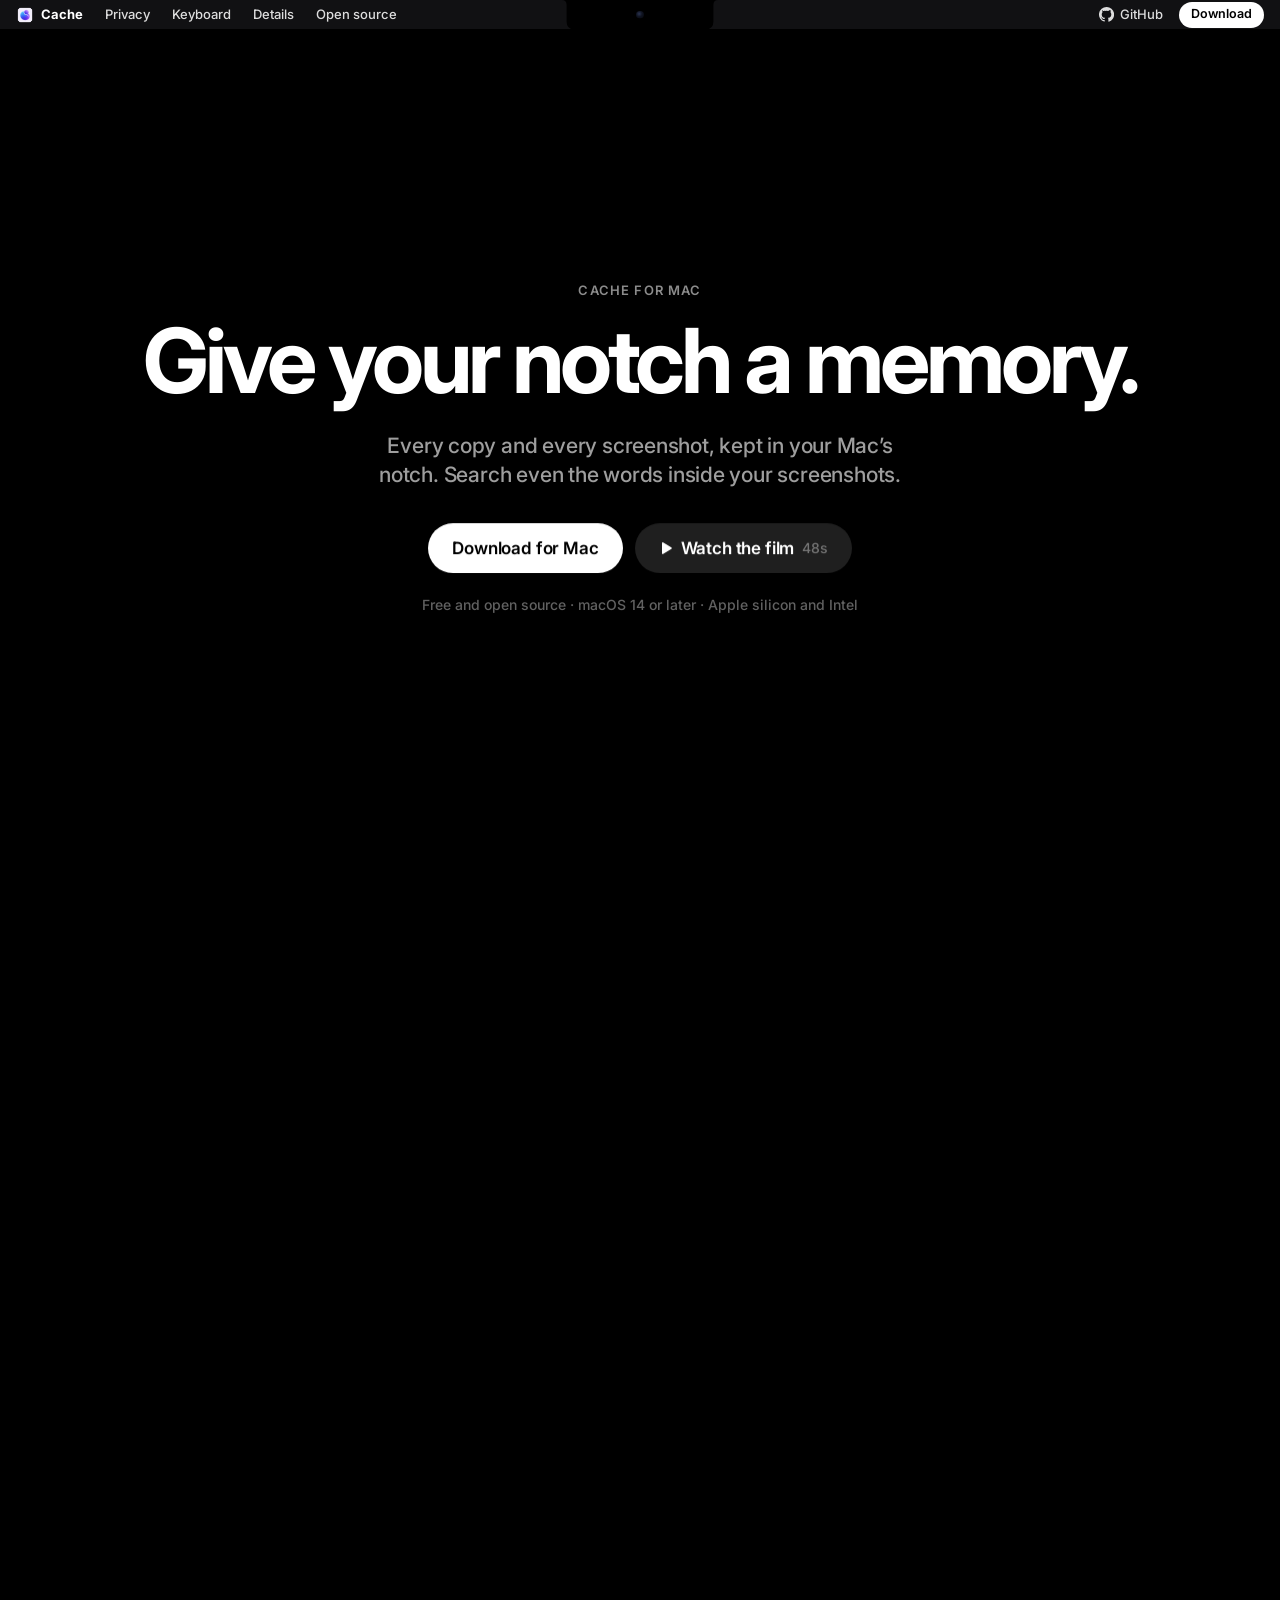
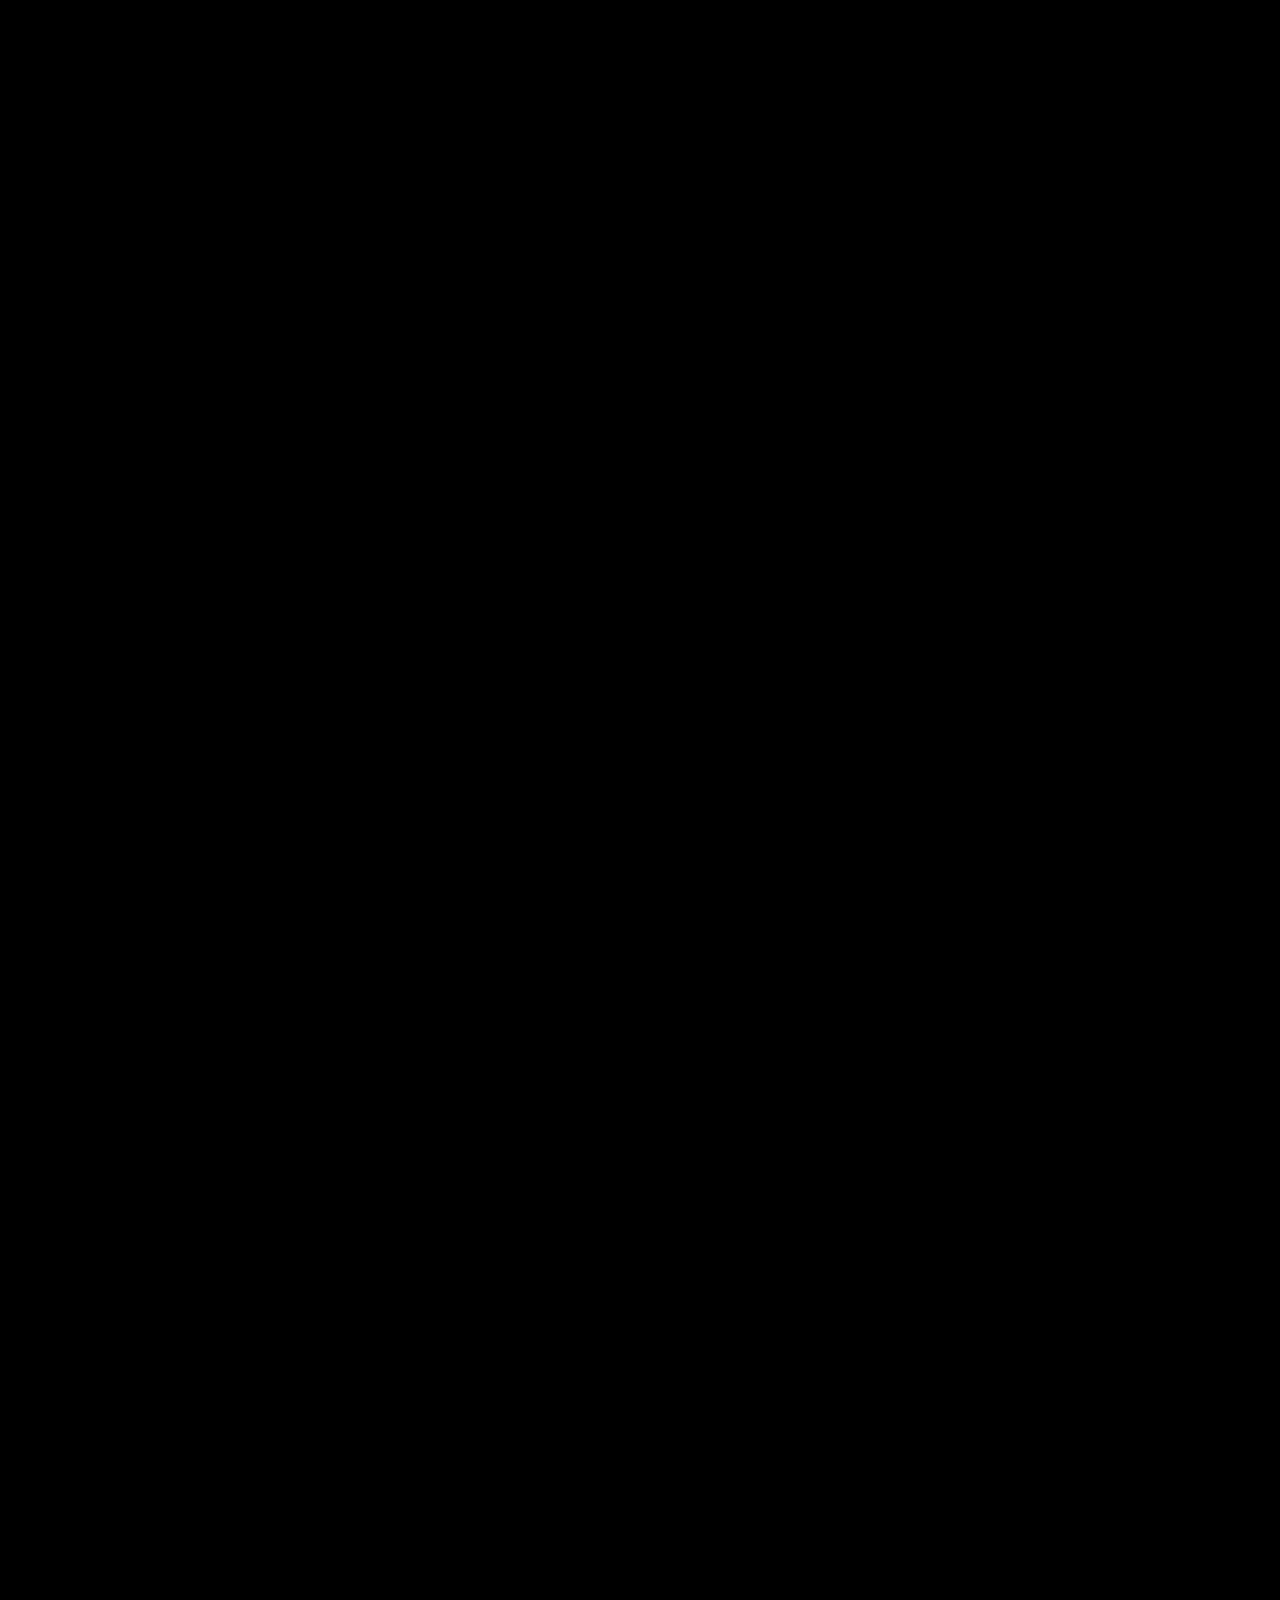
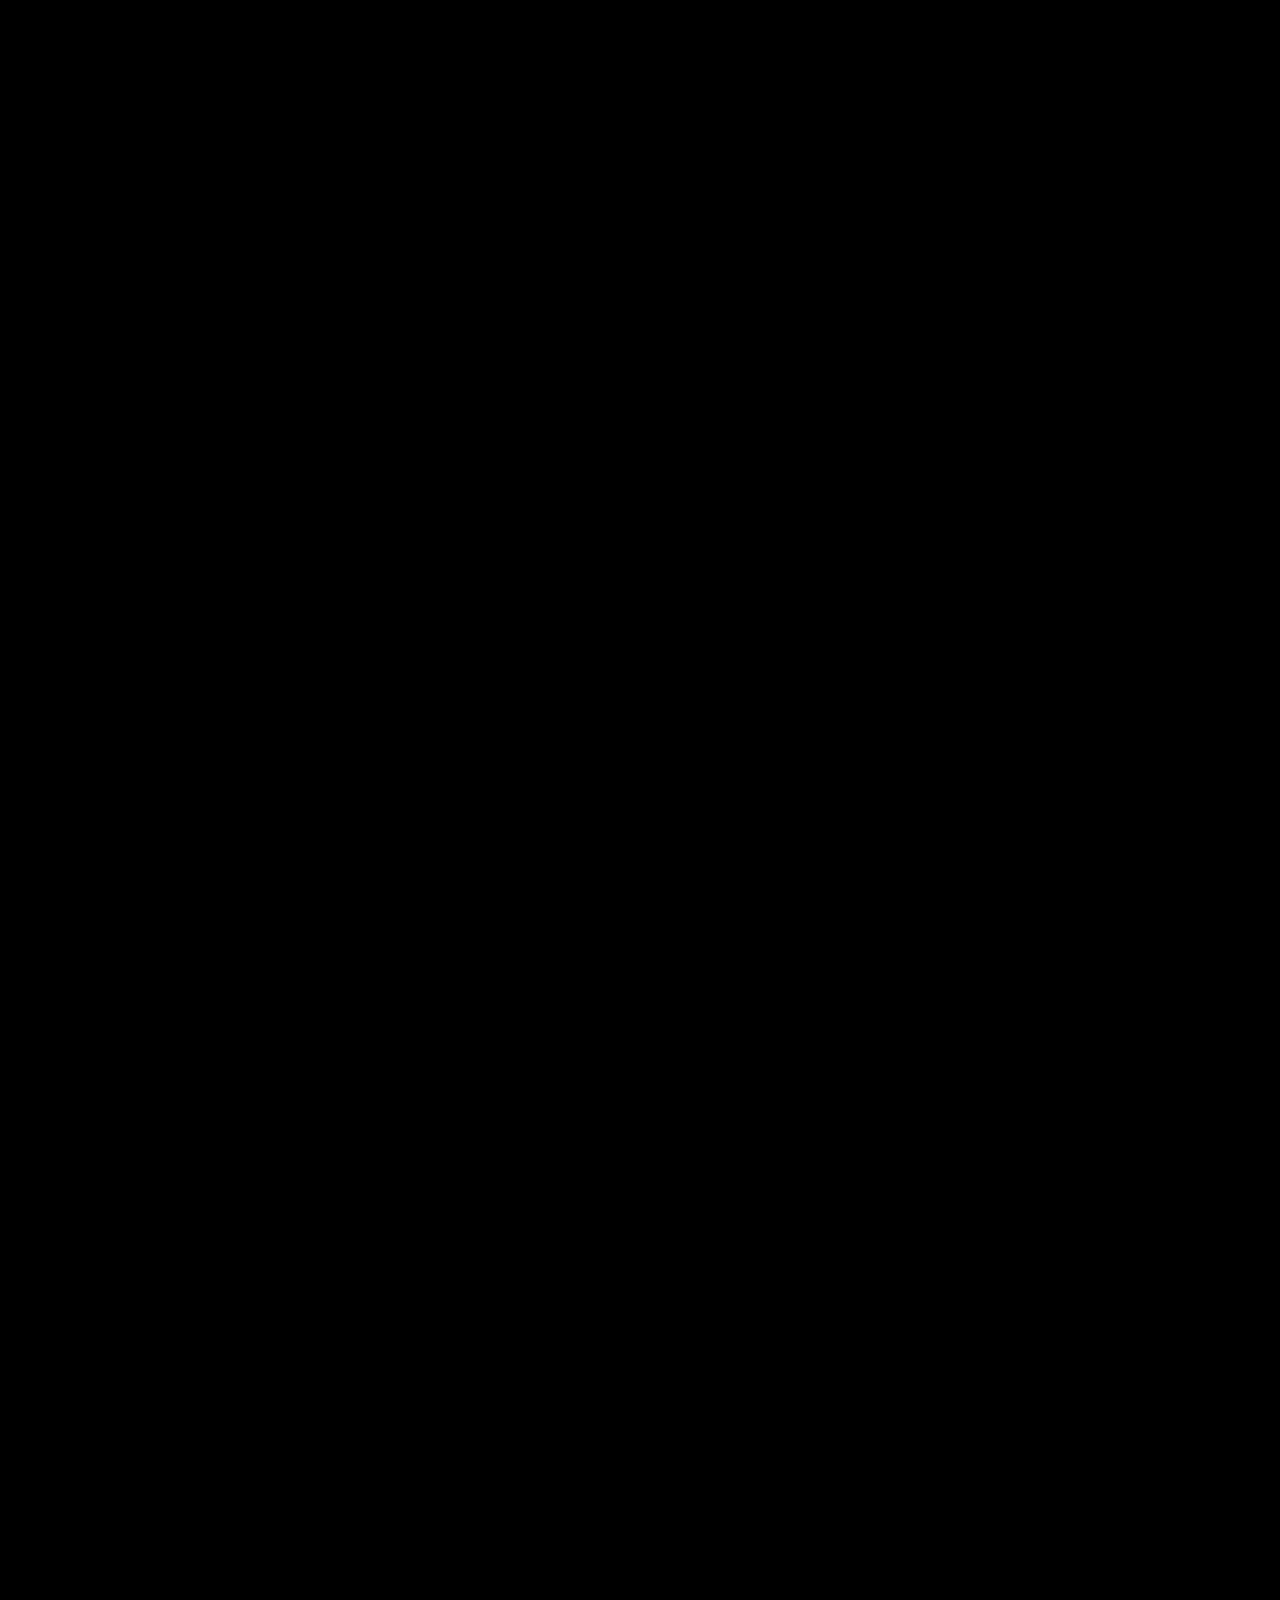
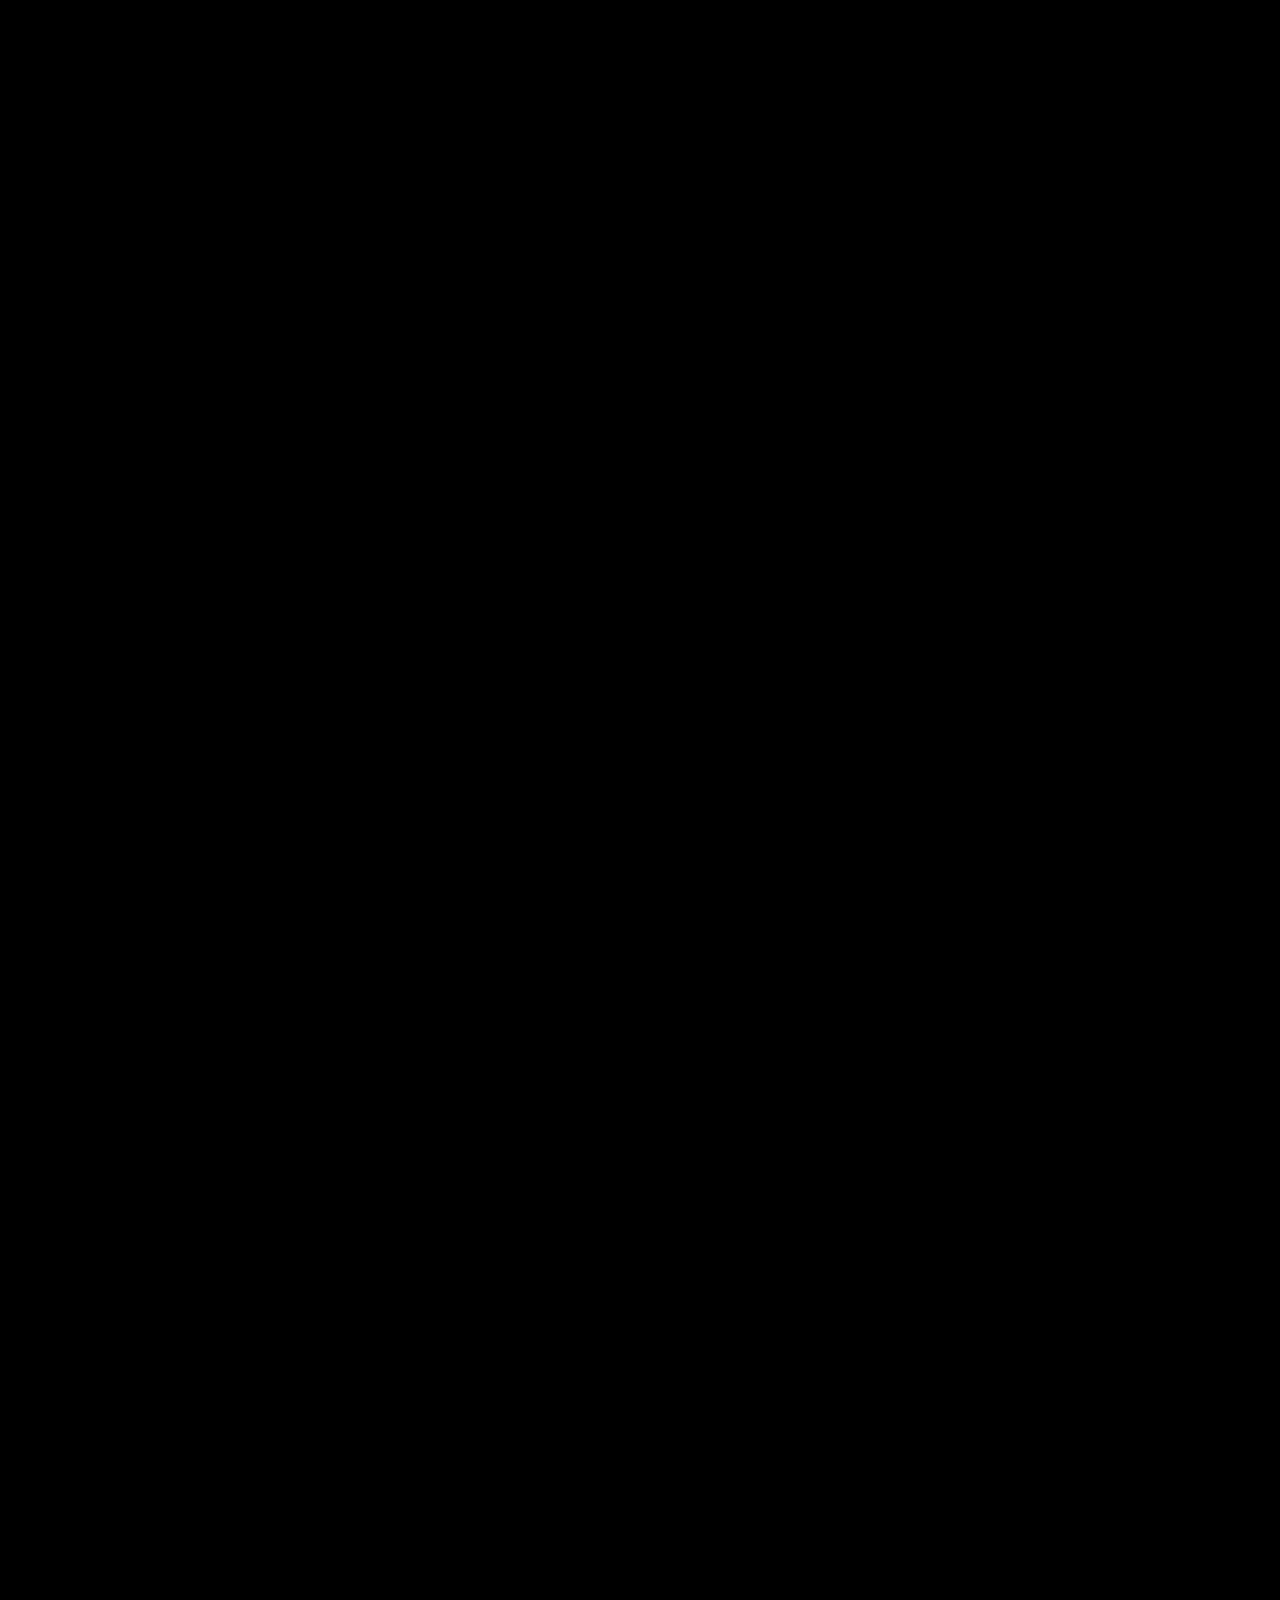
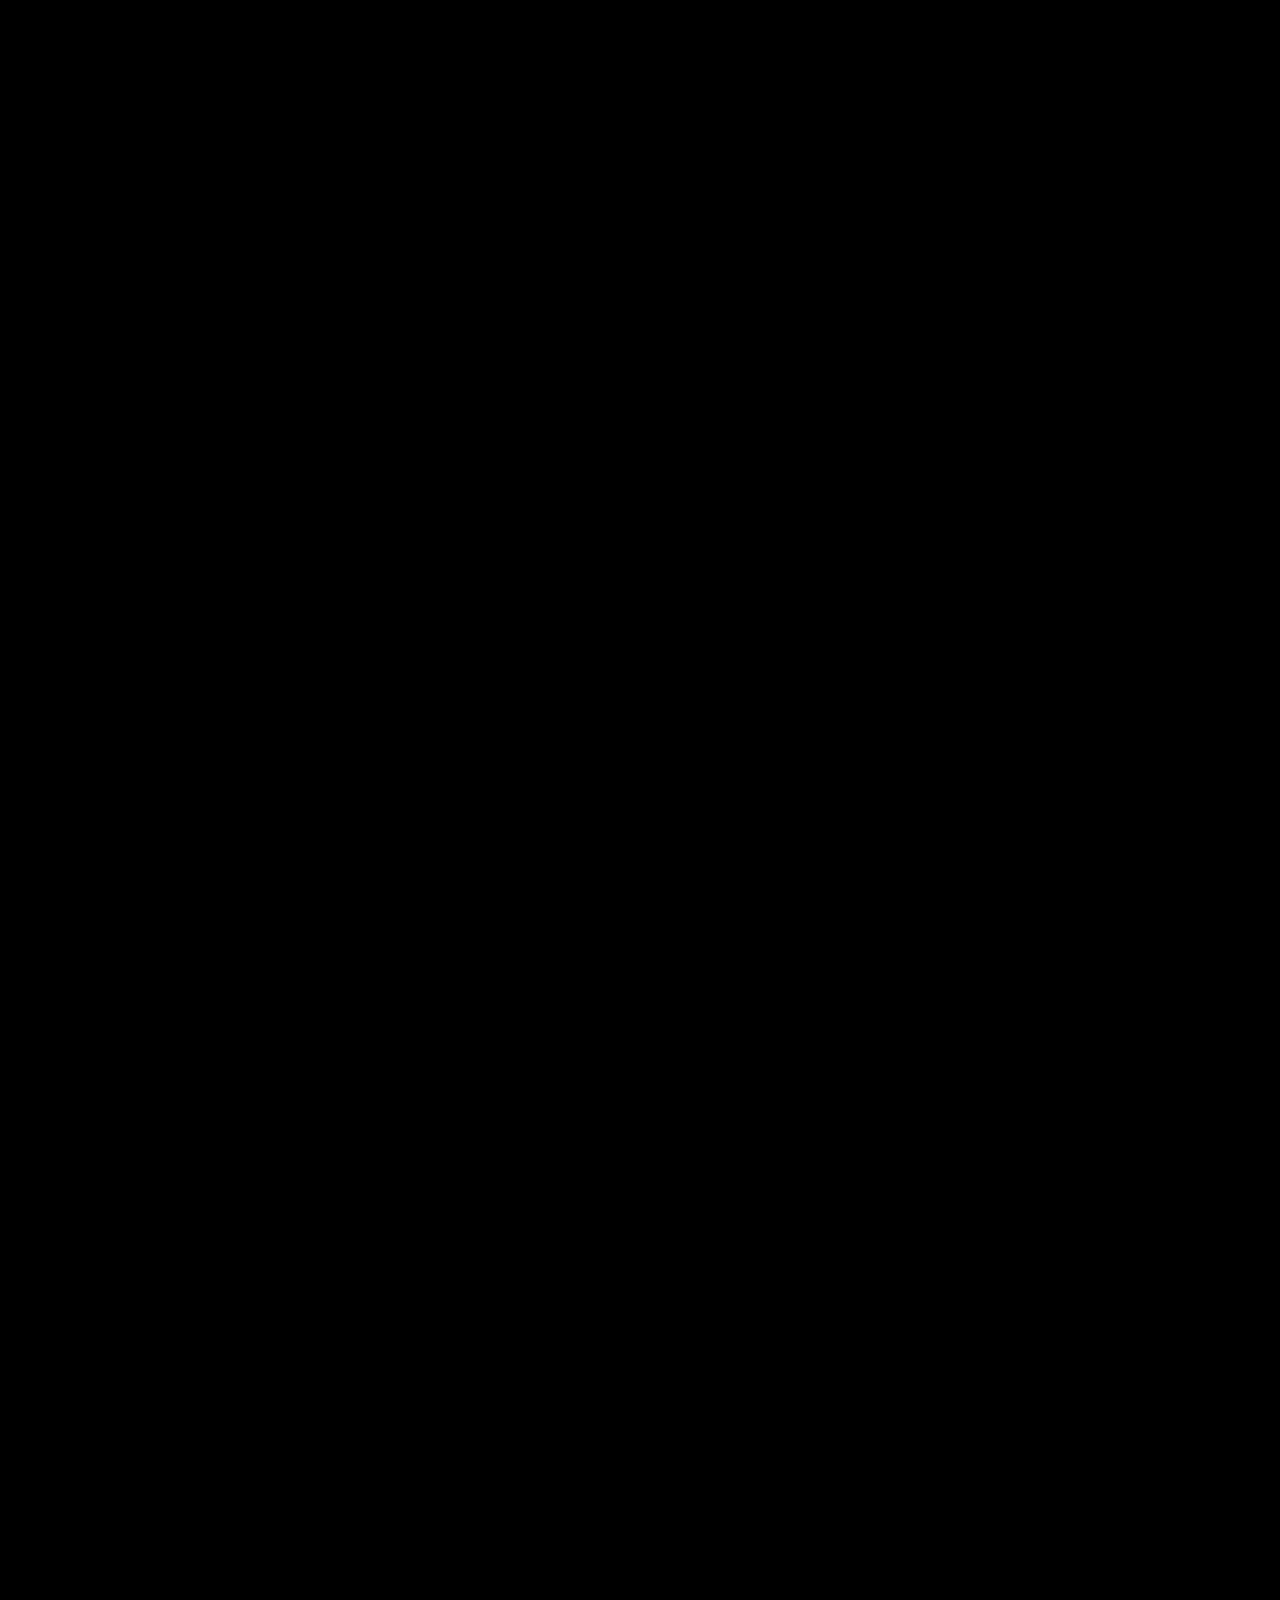
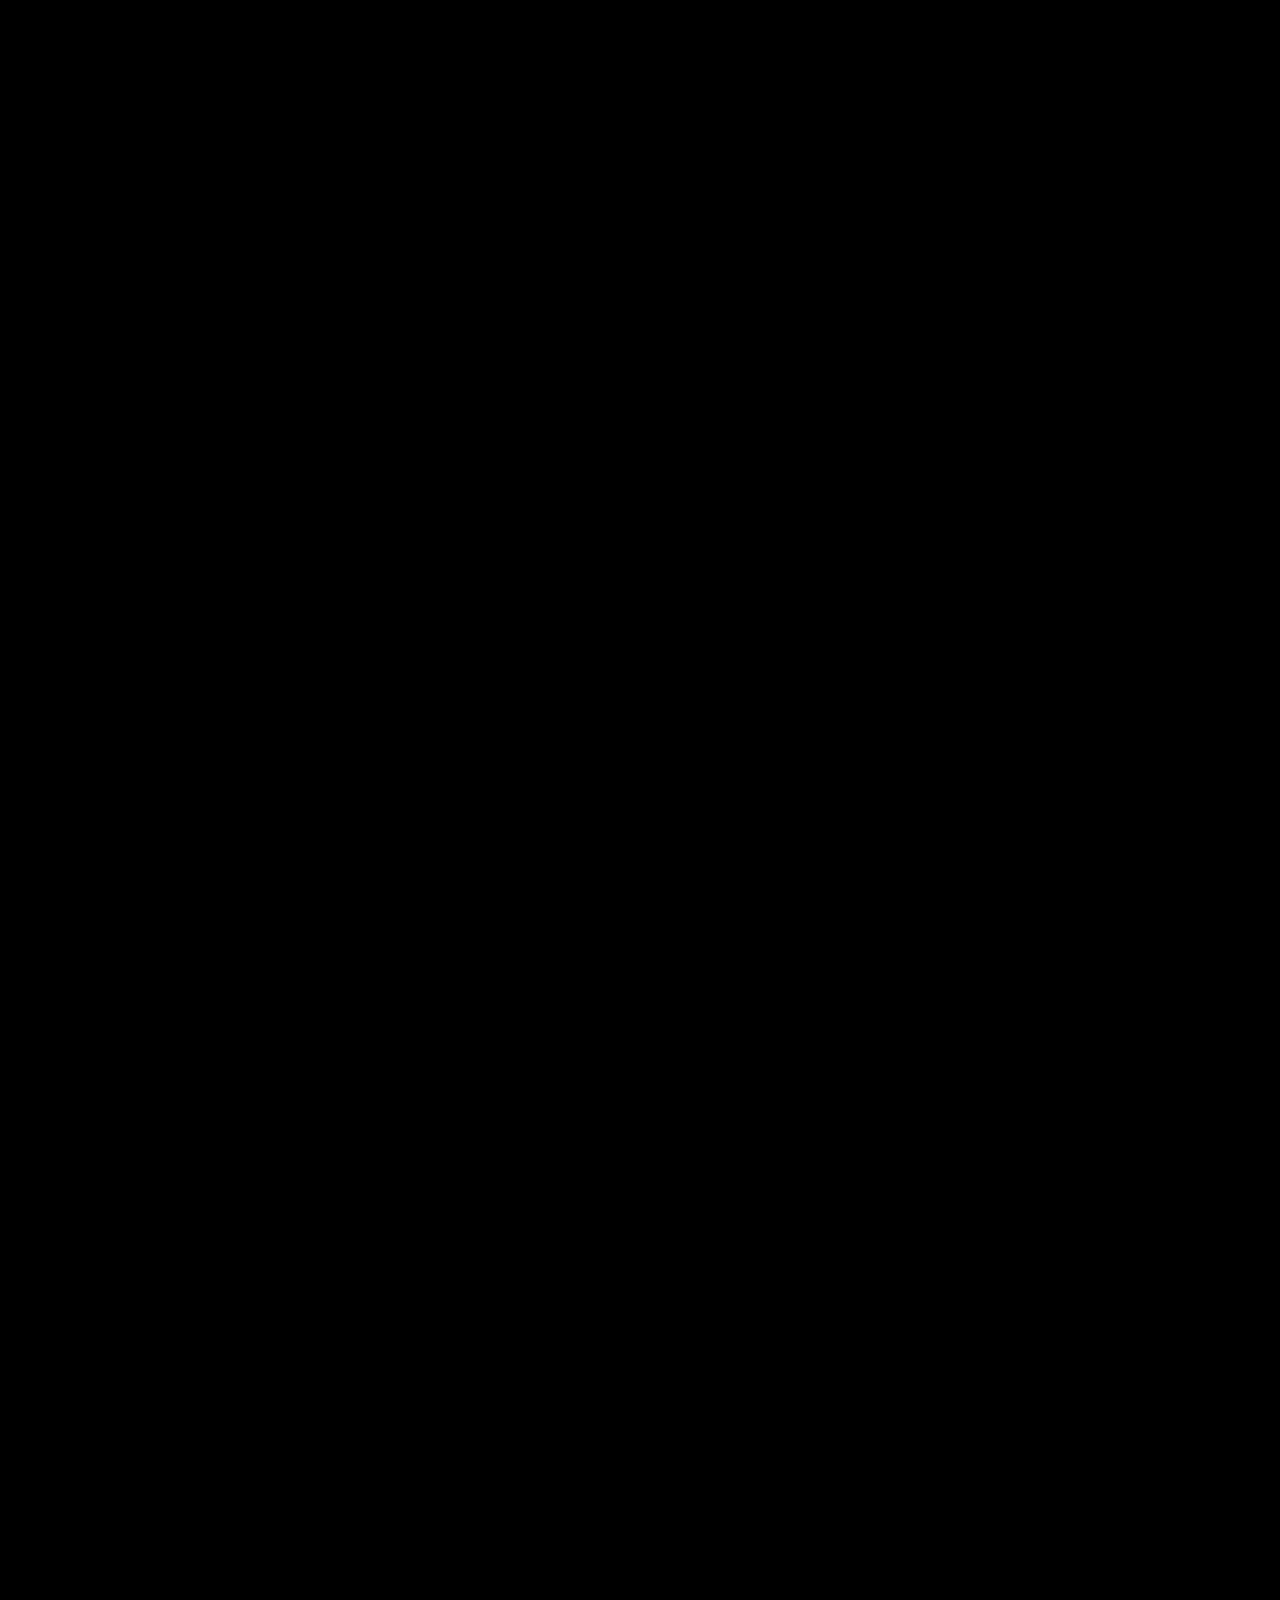
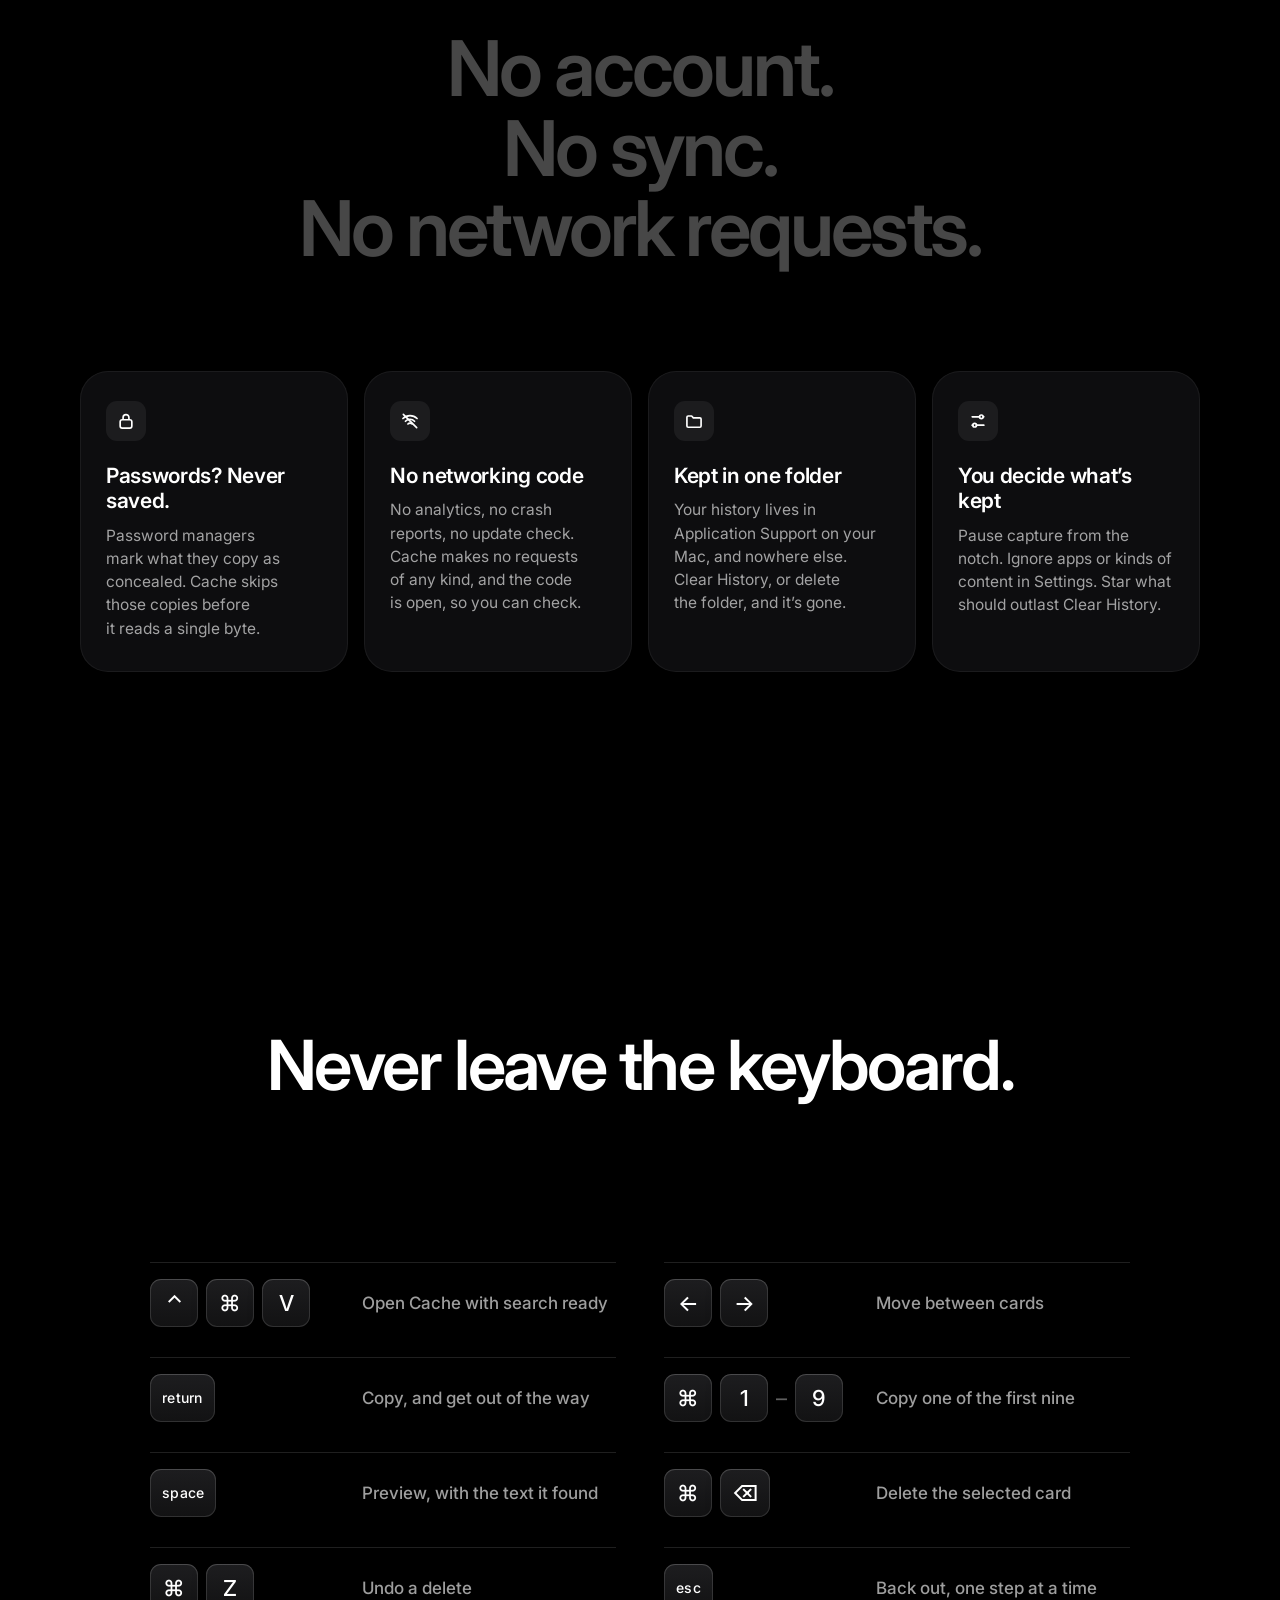
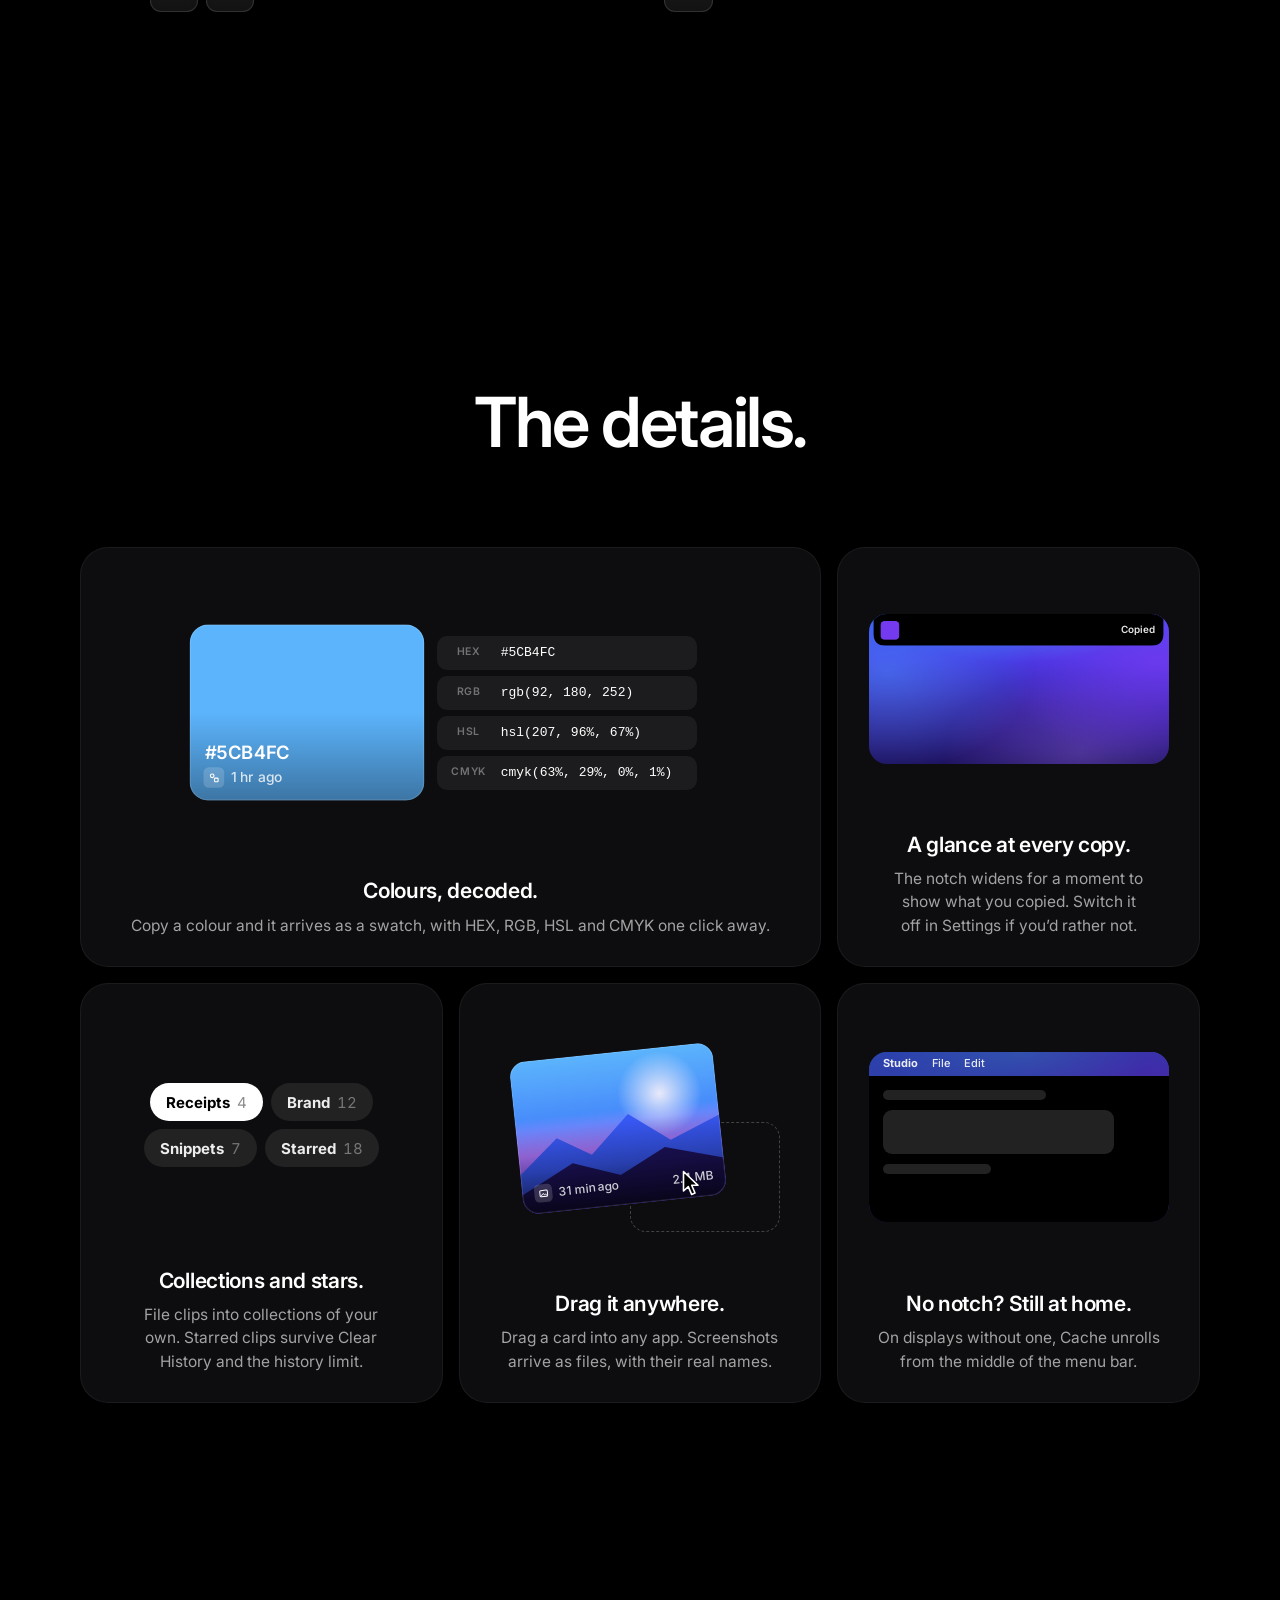
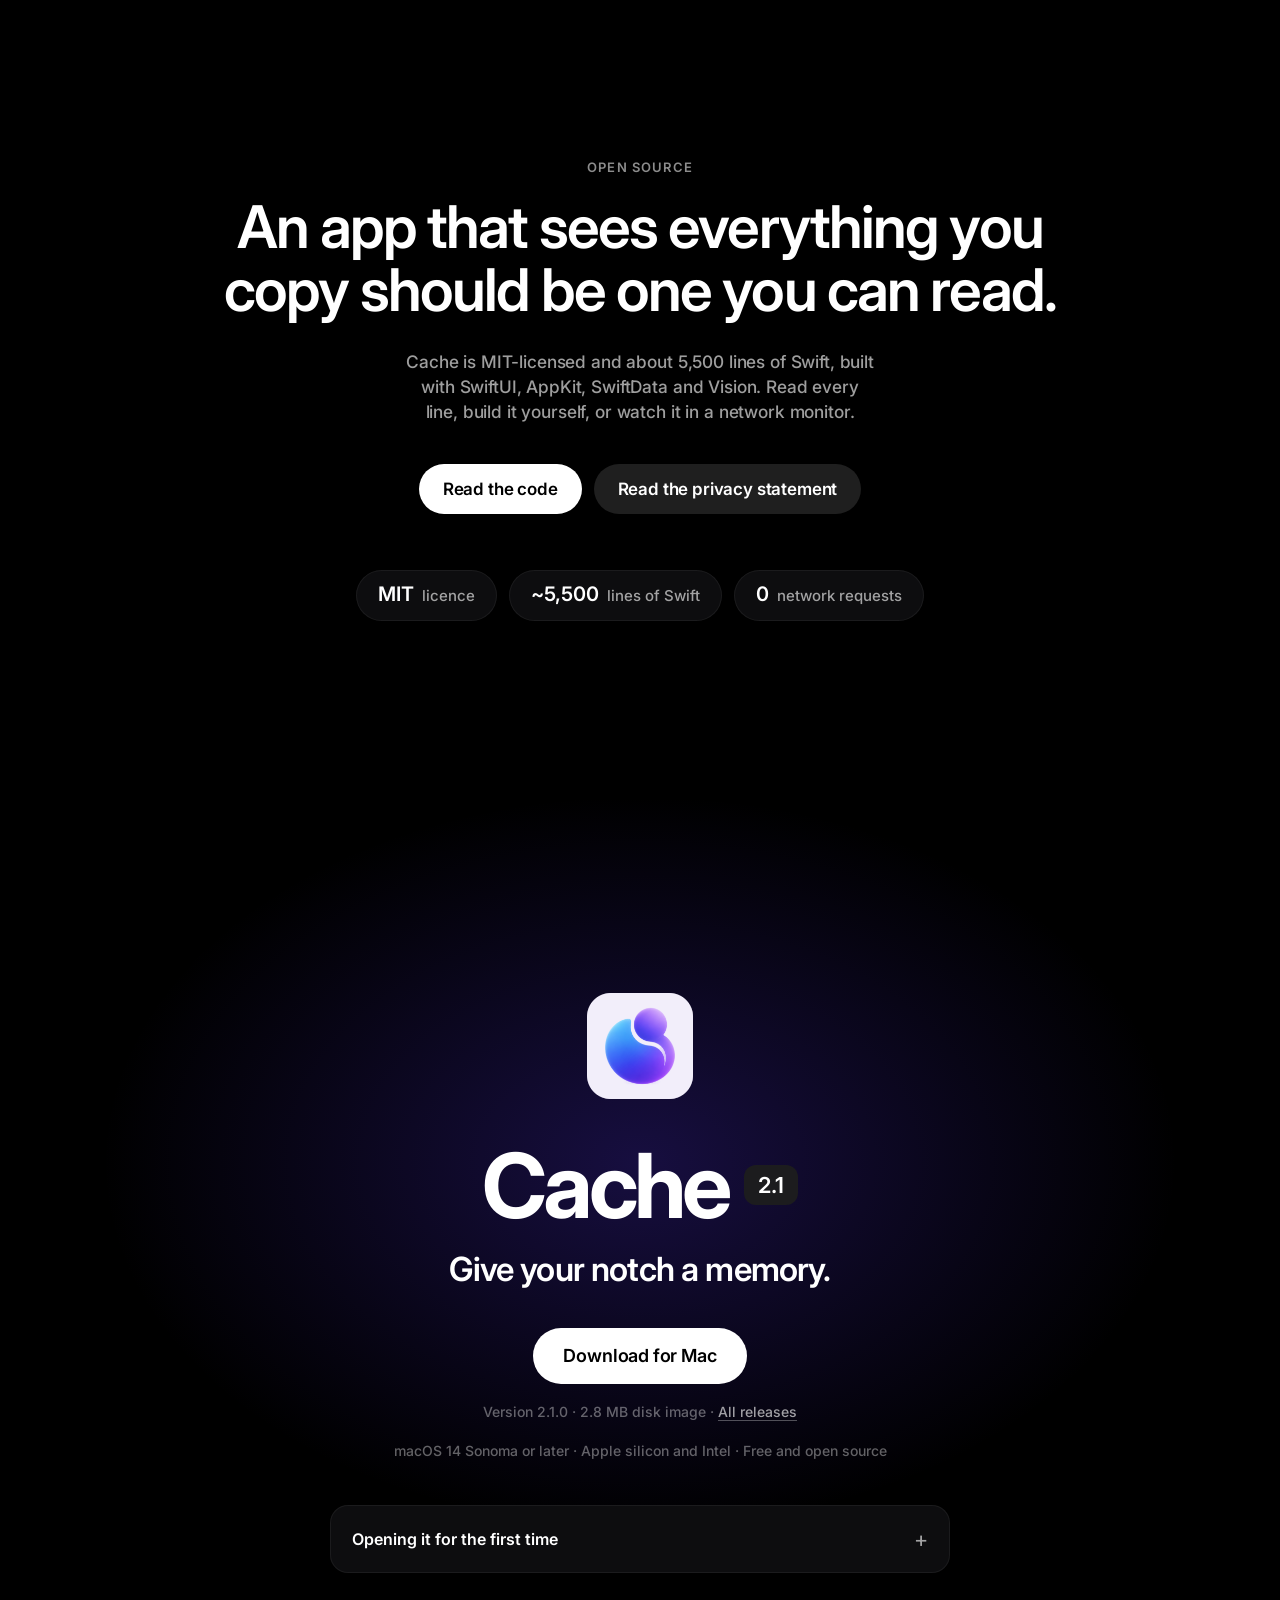
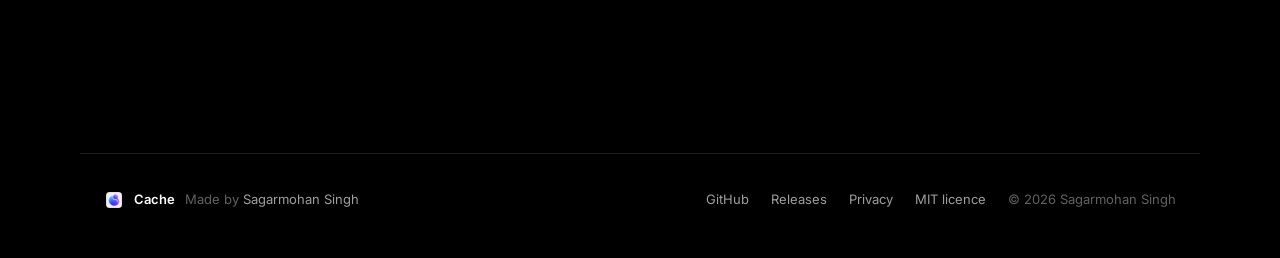
<file: docs/index.html>
<!doctype html>
<html lang="en">
<head>
<meta charset="utf-8">
<meta name="viewport" content="width=device-width, initial-scale=1, viewport-fit=cover">
<title>Cache — Give your notch a memory</title>
<meta name="description" content="Cache keeps everything you copy and every screenshot you take in your Mac’s notch, and lets you search the words inside your screenshots. Free and open source, with no network access. macOS 14 or later.">
<link rel="canonical" href="https://cache-notch.vercel.app/">
<meta name="theme-color" content="#000000">
<meta name="color-scheme" content="dark">
<meta property="og:type" content="website">
<meta property="og:site_name" content="Cache">
<meta property="og:title" content="Cache — Give your notch a memory">
<meta property="og:description" content="Every copy and every screenshot, kept in your Mac’s notch. Search the words inside your screenshots. Free, open source, and no network access.">
<meta property="og:url" content="https://cache-notch.vercel.app/">
<meta property="og:image" content="https://cache-notch.vercel.app/assets/og.jpg">
<meta property="og:image:width" content="1200">
<meta property="og:image:height" content="630">
<meta property="og:image:alt" content="Cache’s panel open beneath a MacBook notch, with recent copies laid out as cards.">
<meta name="twitter:card" content="summary_large_image">
<meta name="twitter:creator" content="@SagarmohanSingh">
<link rel="icon" type="image/png" sizes="32x32" href="assets/favicon-32.png">
<link rel="icon" type="image/png" sizes="64x64" href="assets/favicon-64.png">
<link rel="apple-touch-icon" href="assets/apple-touch-icon.png">
<link rel="preconnect" href="https://fonts.googleapis.com">
<link rel="preconnect" href="https://fonts.gstatic.com" crossorigin>
<link rel="stylesheet" href="https://fonts.googleapis.com/css2?family=Inter:wght@400;500;600;700&display=swap" media="print" onload="this.media='all'">
<link rel="stylesheet" href="assets/site.css">
<script>
  // Decide the story's mode before first paint: the scroll-driven stage on a big
  // screen, a plain stacked page on phones and for anyone who asked for less motion.
  (function () {
    var d = document.documentElement;
    d.classList.add("js");
    var big = matchMedia("(min-width: 1024px) and (min-height: 560px)").matches;
    var calm = matchMedia("(prefers-reduced-motion: reduce)").matches;
    if (big && !calm) d.classList.add("is-timeline");
  })();
</script>
<script type="application/ld+json">
{
  "@context": "https://schema.org",
  "@type": "SoftwareApplication",
  "name": "Cache",
  "description": "Clipboard and screenshot history for macOS that lives in the notch, with on-device text search inside screenshots and no network access.",
  "applicationCategory": "UtilitiesApplication",
  "operatingSystem": "macOS 14 or later",
  "softwareVersion": "2.1.0",
  "license": "https://opensource.org/licenses/MIT",
  "downloadUrl": "https://github.com/sagarmohansingh02-cloud/cache/releases/latest",
  "codeRepository": "https://github.com/sagarmohansingh02-cloud/cache",
  "offers": { "@type": "Offer", "price": "0", "priceCurrency": "USD" },
  "author": { "@type": "Person", "name": "Sagarmohan Singh", "url": "https://x.com/SagarmohanSingh" }
}
</script>
</head>
<body>
<a class="skip" href="#main">Skip to content</a>

<header class="bar" id="bar">
  <nav class="bar-l" aria-label="Primary">
    <a class="brand" href="#top"><img src="assets/icon-256.png" alt="" width="18" height="18">Cache</a>
    <a class="bar-link" href="#privacy">Privacy</a>
    <a class="bar-link" href="#keyboard">Keyboard</a>
    <a class="bar-link" href="#features">Details</a>
    <a class="bar-link" href="#open-source">Open source</a>
  </nav>
  <div class="bar-r">
    <a class="bar-link bar-gh" href="https://github.com/sagarmohansingh02-cloud/cache">
      <svg width="15" height="15" viewBox="0 0 16 16" fill="currentColor" aria-hidden="true"><path d="M8 0a8 8 0 0 0-2.53 15.59c.4.07.55-.17.55-.38v-1.33c-2.23.48-2.7-1.07-2.7-1.07-.36-.92-.89-1.17-.89-1.17-.73-.5.06-.49.06-.49.8.06 1.23.83 1.23.83.72 1.22 1.88.87 2.34.66.07-.52.28-.87.5-1.07-1.78-.2-3.65-.89-3.65-3.95 0-.87.31-1.59.82-2.15-.08-.2-.36-1.02.08-2.12 0 0 .67-.21 2.2.82a7.6 7.6 0 0 1 4 0c1.53-1.04 2.2-.82 2.2-.82.44 1.1.16 1.92.08 2.12.51.56.82 1.28.82 2.15 0 3.07-1.87 3.75-3.66 3.95.29.25.54.73.54 1.48v2.2c0 .21.15.46.55.38A8 8 0 0 0 8 0z"/></svg>
      <span>GitHub</span>
    </a>
    <a class="bar-cta" href="https://github.com/sagarmohansingh02-cloud/cache/releases/download/v2.1.0/Cache-2.1.0.dmg" data-download>Download</a>
  </div>
</header>

<!-- The notch. Drawn by site.js in the app's own points: it peeks, opens and closes
     exactly like Cache does. Decorative; everything it shows is also said in text. -->
<div class="nt" id="notch" aria-hidden="true"></div>

<main id="main">

  <!-- ———————— The story: the launch film, told by scrolling ———————— -->
  <section class="story" id="top" aria-label="What Cache does">
    <div class="stage" id="stage">
      <div class="screen" id="screen" aria-hidden="true"><div class="wall"></div><div class="dim" id="dim"></div></div>
      <div class="scene-ui" id="scene" aria-hidden="true"></div>
      <div class="flash" id="flash" aria-hidden="true"></div>
      <div class="flood" id="flood" aria-hidden="true"></div>

      <div class="beats" id="beats">
        <div class="beat beat-hero" data-beat="hero">
          <p class="eyebrow">Cache for Mac</p>
          <h1 class="display">Give your notch a&nbsp;memory.</h1>
          <p class="lede">Every copy and every screenshot, kept in your Mac’s notch. Search even the words inside your screenshots.</p>
          <div class="ctas">
            <a class="btn btn-primary" href="https://github.com/sagarmohansingh02-cloud/cache/releases/download/v2.1.0/Cache-2.1.0.dmg" data-download>Download for Mac</a>
            <button class="btn btn-ghost" type="button" data-film>
              <svg width="14" height="14" viewBox="0 0 14 14" aria-hidden="true"><path d="M3 1.8v10.4c0 .6.66.97 1.17.65l8.2-5.2a.77.77 0 0 0 0-1.3l-8.2-5.2A.77.77 0 0 0 3 1.8z" fill="currentColor"/></svg>
              Watch the film <small>48s</small>
            </button>
          </div>
          <p class="fine">Free and open source · macOS 14 or later · Apple silicon and Intel</p>
        </div>

        <figure class="beat beat-film" data-static-only>
          <div class="film-inline">
            <video src="assets/film-1x1.mp4" poster="assets/poster-1x1.jpg" muted loop playsinline preload="none" controls aria-label="The Cache launch film, 48 seconds"></video>
          </div>
          <figcaption class="fine">The launch film · 48 seconds</figcaption>
        </figure>

        <div class="beat" data-beat="problem">
          <h2 class="h1"><span class="line-a">Your clipboard holds one thing.</span> <span class="line-b">Copy again, and it’s gone.</span></h2>
        </div>
        <div class="beat" data-beat="kept">
          <h2 class="h1">Now every copy is kept.</h2>
        </div>
        <div class="beat" data-beat="notch">
          <h2 class="h1">It lives in the notch.</h2>
          <p class="sub">Move your pointer into the notch, or press ⌃⌘V. Click a card to copy it, and Cache gets out of the way so ⌘V lands where you were.</p>
        </div>
        <div class="beat" data-beat="kinds">
          <h2 class="h1">Knows what things are.</h2>
          <p class="sub">Text, links, colours, code, files and images, each in its own filter.</p>
        </div>
        <div class="beat" data-beat="shot">
          <h2 class="h1">Every screenshot, filed.</h2>
          <p class="sub">A new screenshot lands the moment macOS saves it, and Cache follows your screenshot folder if you move it.</p>
        </div>
        <div class="beat" data-beat="search">
          <p class="eyebrow">Text recognised on-device</p>
          <h2 class="h2">Search the words inside your screenshots.</h2>
          <p class="sub">Every screenshot is read on your Mac, so a receipt turns up by its order number.</p>
        </div>
        <div class="beat" data-beat="delete">
          <p class="badge">New in 2.1</p>
          <h2 class="h1">Delete, with a way back.</h2>
          <p class="sub">Hover a card and click the trash. Change your mind, and Undo brings it back.</p>
        </div>
        <div class="beat" data-beat="private">
          <h2 class="h1">Nothing leaves your Mac.</h2>
        </div>
      </div>
    </div>
  </section>

  <!-- ———————— Privacy ———————— -->
  <section class="section" id="privacy" aria-labelledby="privacy-title">
    <div class="wrap">
      <h2 class="stack" id="privacy-title"><span>No account.</span> <span>No sync.</span> <span>No network requests.</span></h2>
      <div class="grid4">
        <article class="tile reveal">
          <div class="ico"><svg width="20" height="20" viewBox="0 0 24 24" fill="none" aria-hidden="true"><rect x="5" y="10.5" width="14" height="10" rx="2.5" stroke="#fff" stroke-width="2"/><path d="M8.5 10.5V7.8a3.5 3.5 0 0 1 7 0v2.7" stroke="#fff" stroke-width="2"/></svg></div>
          <h3>Passwords? Never saved.</h3>
          <p>Password managers mark what they copy as concealed. Cache skips those copies before it reads a single byte.</p>
        </article>
        <article class="tile reveal">
          <div class="ico"><svg width="20" height="20" viewBox="0 0 24 24" fill="none" aria-hidden="true"><path d="M3.5 9a12 12 0 0 1 17 0M6.5 12.3a7.6 7.6 0 0 1 11 0M9.5 15.6a3.4 3.4 0 0 1 5 0" stroke="#fff" stroke-width="2" stroke-linecap="round"/><path d="M4 4l16 16" stroke="#fff" stroke-width="2" stroke-linecap="round"/></svg></div>
          <h3>No networking code</h3>
          <p>No analytics, no crash reports, no update check. Cache makes no requests of any kind, and the code is open, so you can check.</p>
        </article>
        <article class="tile reveal">
          <div class="ico"><svg width="20" height="20" viewBox="0 0 24 24" fill="none" aria-hidden="true"><path d="M3.5 7.5A1.5 1.5 0 0 1 5 6h4.2l2 2.2H19a1.5 1.5 0 0 1 1.5 1.5v8.3A1.5 1.5 0 0 1 19 19.5H5A1.5 1.5 0 0 1 3.5 18z" stroke="#fff" stroke-width="2" stroke-linejoin="round"/></svg></div>
          <h3>Kept in one folder</h3>
          <p>Your history lives in Application Support on your Mac, and nowhere else. Clear History, or delete the folder, and it’s gone.</p>
        </article>
        <article class="tile reveal">
          <div class="ico"><svg width="20" height="20" viewBox="0 0 24 24" fill="none" aria-hidden="true"><path d="M5 7h9M18 7h1M5 17h1M10 17h9" stroke="#fff" stroke-width="2" stroke-linecap="round"/><circle cx="16" cy="7" r="2.2" stroke="#fff" stroke-width="2"/><circle cx="8" cy="17" r="2.2" stroke="#fff" stroke-width="2"/></svg></div>
          <h3>You decide what’s kept</h3>
          <p>Pause capture from the notch. Ignore apps or kinds of content in Settings. Star what should outlast Clear History.</p>
        </article>
      </div>
    </div>
  </section>

  <!-- ———————— Keyboard ———————— -->
  <section class="section center" id="keyboard" aria-labelledby="kb-title">
    <div class="wrap">
      <h2 class="h1 reveal" id="kb-title">Never leave the keyboard.</h2>
      <p class="sub reveal" style="max-width:620px;margin:22px auto 0">Open it, find it, copy it and get back to work without reaching for the trackpad.</p>
      <dl class="kb">
        <div class="reveal"><dt><kbd>⌃</kbd><kbd>⌘</kbd><kbd>V</kbd></dt><dd>Open Cache with search ready</dd></div>
        <div class="reveal"><dt><kbd>←</kbd><kbd>→</kbd></dt><dd>Move between cards</dd></div>
        <div class="reveal"><dt><kbd class="word">return</kbd></dt><dd>Copy, and get out of the way</dd></div>
        <div class="reveal"><dt><kbd>⌘</kbd><kbd>1</kbd><span>–</span><kbd>9</kbd></dt><dd>Copy one of the first nine</dd></div>
        <div class="reveal"><dt><kbd class="word">space</kbd></dt><dd>Preview, with the text it found</dd></div>
        <div class="reveal"><dt><kbd>⌘</kbd><kbd>⌫</kbd></dt><dd>Delete the selected card</dd></div>
        <div class="reveal"><dt><kbd>⌘</kbd><kbd>Z</kbd></dt><dd>Undo a delete</dd></div>
        <div class="reveal"><dt><kbd class="word">esc</kbd></dt><dd>Back out, one step at a time</dd></div>
      </dl>
    </div>
  </section>

  <!-- ———————— The details ———————— -->
  <section class="section center" id="features" aria-labelledby="features-title">
    <div class="wrap">
      <h2 class="h1 reveal" id="features-title">The details.</h2>
      <div class="bento">
        <article class="tile wide reveal">
          <div class="art"><div class="mini" data-art="colour"></div></div>
          <div class="copy"><h3>Colours, decoded.</h3><p>Copy a colour and it arrives as a swatch, with HEX, RGB, HSL and CMYK one click away.</p></div>
        </article>
        <article class="tile reveal">
          <div class="art"><div class="mini" data-art="peek"></div></div>
          <div class="copy"><h3>A glance at every copy.</h3><p>The notch widens for a moment to show what you copied. Switch it off in Settings if you’d rather not.</p></div>
        </article>
        <article class="tile reveal">
          <div class="art"><div class="mini" data-art="collections"></div></div>
          <div class="copy"><h3>Collections and stars.</h3><p>File clips into collections of your own. Starred clips survive Clear History and the history limit.</p></div>
        </article>
        <article class="tile reveal">
          <div class="art"><div class="mini" data-art="drag"></div></div>
          <div class="copy"><h3>Drag it anywhere.</h3><p>Drag a card into any app. Screenshots arrive as files, with their real names.</p></div>
        </article>
        <article class="tile reveal">
          <div class="art"><div class="mini" data-art="nonotch"></div></div>
          <div class="copy"><h3>No notch? Still at home.</h3><p>On displays without one, Cache unrolls from the middle of the menu bar.</p></div>
        </article>
      </div>
    </div>
  </section>

  <!-- ———————— Open source ———————— -->
  <section class="section center oss" id="open-source" aria-labelledby="oss-title">
    <div class="wrap">
      <p class="eyebrow reveal">Open source</p>
      <h2 class="quote reveal" id="oss-title">An app that sees everything you copy should be one you can read.</h2>
      <p class="sub reveal">Cache is MIT-licensed and about 5,500 lines of Swift, built with SwiftUI, AppKit, SwiftData and Vision. Read every line, build it yourself, or watch it in a network monitor.</p>
      <div class="ctas reveal">
        <a class="btn btn-primary" href="https://github.com/sagarmohansingh02-cloud/cache">Read the code</a>
        <a class="btn btn-ghost" href="https://github.com/sagarmohansingh02-cloud/cache/blob/main/PRIVACY.md">Read the privacy statement</a>
      </div>
      <ul class="facts reveal">
        <li><b>MIT</b> licence</li>
        <li><b>~5,500</b> lines of Swift</li>
        <li><b>0</b> network requests</li>
      </ul>
    </div>
  </section>

  <!-- ———————— Download ———————— -->
  <section class="section dl" id="download" aria-labelledby="dl-title">
    <div class="wrap">
      <img class="icon reveal" src="assets/icon-512.png" width="132" height="132" alt="">
      <h2 class="display reveal" id="dl-title">Cache <span class="ver" data-version>2.1</span></h2>
      <p class="tagline reveal">Give your notch a memory.</p>
      <div class="ctas reveal">
        <a class="btn btn-primary btn-lg" href="https://github.com/sagarmohansingh02-cloud/cache/releases/download/v2.1.0/Cache-2.1.0.dmg" data-download>Download for Mac</a>
      </div>
      <p class="fine reveal"><span data-dl-meta>Version 2.1.0 · 2.8 MB disk image</span> · <a href="https://github.com/sagarmohansingh02-cloud/cache/releases">All releases</a></p>
      <p class="fine reveal">macOS 14 Sonoma or later · Apple silicon and Intel · Free and open source</p>
      <details class="first-launch reveal">
        <summary>Opening it for the first time</summary>
        <div>
          <p style="margin-bottom:12px">Cache isn’t signed with a paid Apple Developer certificate yet, so macOS asks you to approve it once.</p>
          <ol>
            <li>Open the disk image and drag Cache onto Applications.</li>
            <li>Open Cache. When macOS says it can’t verify the app, click <b>Done</b>.</li>
            <li>Go to <b>System Settings → Privacy &amp; Security</b>, scroll down, and click <b>Open Anyway</b> next to “Cache” was blocked.</li>
          </ol>
          <p style="margin-bottom:12px">On macOS 14 Sonoma, right-click Cache in Applications and choose <b>Open</b> instead. Or, in Terminal: <code>xattr -dr com.apple.quarantine /Applications/Cache.app</code></p>
          <p>Then allow Cache to open your screenshot folder, and screenshots start arriving. There’s no Dock icon: move your pointer into the notch, or press ⌃⌘V.</p>
        </div>
      </details>
    </div>
  </section>
</main>

<footer class="site-foot">
  <div class="foot-l"><img src="assets/icon-256.png" alt="" width="20" height="20"><strong>Cache</strong><span>Made by <a href="https://x.com/SagarmohanSingh">Sagarmohan Singh</a></span></div>
  <nav class="foot-r" aria-label="More">
    <a href="https://github.com/sagarmohansingh02-cloud/cache">GitHub</a>
    <a href="https://github.com/sagarmohansingh02-cloud/cache/releases">Releases</a>
    <a href="https://github.com/sagarmohansingh02-cloud/cache/blob/main/PRIVACY.md">Privacy</a>
    <a href="https://github.com/sagarmohansingh02-cloud/cache/blob/main/LICENSE">MIT licence</a>
    <span>© 2026 Sagarmohan Singh</span>
  </nav>
</footer>

<dialog class="film" id="film" aria-label="The Cache launch film">
  <button class="film-close" type="button" data-film-close aria-label="Close the film">
    <svg width="14" height="14" viewBox="0 0 14 14" aria-hidden="true"><path d="M2 2l10 10M12 2L2 12" stroke="#fff" stroke-width="2" stroke-linecap="round"/></svg>
  </button>
  <video src="assets/film-16x9.mp4" poster="assets/poster-16x9.jpg" controls playsinline preload="none"></video>
</dialog>

<script src="assets/site.js" defer></script>
</body>
</html>
</file>
<file: docs/assets/site.css>
/* Cache — website.
   The page is a Mac's screen: the bar along the top is a menu bar, and the notch in
   the middle of it is the product. Every value below is the app's own
   (Cache/Support/Theme.swift) or the launch film's (frame.md). */

:root {
  /* the notch and the greys on it */
  --notch: #000;
  --chip: #222;
  --card: #323232;
  --code: #262626;
  --tile: #0d0d0f;
  --ink: #fff;
  --ink-2: rgba(255, 255, 255, 0.62);
  --ink-3: rgba(255, 255, 255, 0.38);
  --hair: rgba(255, 255, 255, 0.12);
  --hair-2: rgba(255, 255, 255, 0.3);
  --warn: #ff453a;
  /* the icon's gradient — the only colour Cache owns */
  --sky: #5cb4fc;
  --royal: #3858f4;
  --indigo: #5233e5;
  --violet: #743af0;
  --lilac: #ac76fb;
  --lavender: #f2eefa;

  --text: -apple-system, BlinkMacSystemFont, "SF Pro Text", Inter, "Helvetica Neue", Arial, sans-serif;
  --display: -apple-system, BlinkMacSystemFont, "SF Pro Display", Inter, "Helvetica Neue", Arial, sans-serif;
  --mono: ui-monospace, "SF Mono", SFMono-Regular, Menlo, Consolas, monospace;
  --ease: cubic-bezier(0.16, 1, 0.3, 1);

  /* set by site.js: app points → CSS pixels, and the menu bar height */
  --k: 1;
  --bar: 37px;
}

*, *::before, *::after { box-sizing: border-box; }
html { background: #000; color: var(--ink); -webkit-text-size-adjust: 100%; scroll-padding-top: 64px; }
body { margin: 0; font-family: var(--text); font-size: 17px; line-height: 1.47; -webkit-font-smoothing: antialiased; -moz-osx-font-smoothing: grayscale; text-rendering: optimizeLegibility; overflow-x: clip; }
img, video, svg { display: block; }
a { color: inherit; text-decoration: none; }
button { font: inherit; color: inherit; background: none; border: 0; padding: 0; cursor: pointer; }
h1, h2, h3, p { margin: 0; }
:focus-visible { outline: 2px solid var(--sky); outline-offset: 3px; border-radius: 6px; }
.skip { position: absolute; left: 12px; top: -48px; z-index: 100; padding: 10px 14px; border-radius: 10px; background: #fff; color: #000; font-weight: 600; }
.skip:focus { top: 12px; }
.vh { position: absolute; width: 1px; height: 1px; overflow: hidden; clip: rect(0 0 0 0); white-space: nowrap; }

/* ———————————————————— type ———————————————————— */

.display { font-family: var(--display); font-weight: 700; font-size: clamp(46px, 7vw, 120px); line-height: 0.98; letter-spacing: -0.045em; }
.h1 { font-family: var(--display); font-weight: 600; font-size: clamp(38px, 5.4vw, 96px); line-height: 1.02; letter-spacing: -0.035em; }
.h2 { font-family: var(--display); font-weight: 600; font-size: clamp(30px, 3.4vw, 60px); line-height: 1.06; letter-spacing: -0.025em; }
.lede { font-size: clamp(19px, 1.65vw, 25px); line-height: 1.38; color: var(--ink-2); font-weight: 500; letter-spacing: -0.01em; }
.sub { font-size: clamp(17px, 1.35vw, 21px); line-height: 1.45; color: var(--ink-2); font-weight: 500; letter-spacing: -0.008em; }
.eyebrow { font-size: 13px; line-height: 1; font-weight: 600; letter-spacing: 0.09em; text-transform: uppercase; color: rgba(255, 255, 255, 0.55); }
.fine { font-size: 14px; color: var(--ink-3); font-weight: 500; }
.fine a { color: var(--ink-2); text-decoration: underline; text-decoration-color: var(--hair-2); text-underline-offset: 3px; }
.badge { display: inline-flex; align-items: center; height: 28px; padding: 0 12px; border-radius: 999px; background: rgba(255, 255, 255, 0.14); font-size: 13px; font-weight: 600; letter-spacing: 0.01em; }
.w { display: inline-block; white-space: pre; }
.display, .h1, .h2, .quote, .stack, .lede, .sub, .tile p { text-wrap: balance; }

/* ———————————————————— buttons ———————————————————— */

.ctas { display: flex; flex-wrap: wrap; justify-content: center; gap: 12px; }
.btn { display: inline-flex; align-items: center; justify-content: center; gap: 8px; height: 50px; padding: 0 24px; border-radius: 999px; font-size: 17px; font-weight: 600; letter-spacing: -0.01em; transition: transform 0.2s var(--ease), background 0.2s; }
.btn:active { transform: scale(0.96); }
.btn-primary { background: #fff; color: #000; }
.btn-primary:hover { background: #e8e8ed; }
.btn-ghost { background: rgba(255, 255, 255, 0.12); color: #fff; }
.btn-ghost:hover { background: rgba(255, 255, 255, 0.2); }
.btn-ghost small { font-size: 14px; font-weight: 500; color: var(--ink-3); }
.btn-lg { height: 56px; padding: 0 30px; font-size: 18px; }
.btn svg { flex: none; }

/* ———————————————————— the menu bar ———————————————————— */

.bar { position: fixed; z-index: 60; left: 0; right: 0; top: 0; height: var(--bar); display: flex; align-items: center; justify-content: space-between; padding: 0 max(16px, env(safe-area-inset-left)) 0 max(16px, env(safe-area-inset-right)); background: rgba(22, 22, 24, 0.8); -webkit-backdrop-filter: saturate(1.4) blur(20px); backdrop-filter: saturate(1.4) blur(20px); font: 500 13px/1 var(--text); transition: background 0.5s var(--ease); }
.bar.is-glass { background: rgba(18, 14, 64, 0.32); -webkit-backdrop-filter: saturate(1.6) blur(24px); backdrop-filter: saturate(1.6) blur(24px); }
.bar-l, .bar-r { display: flex; align-items: center; gap: 22px; }
.bar-r { gap: 16px; }
.brand { display: flex; align-items: center; gap: 7px; font-weight: 700; }
.brand img { width: 18px; height: 18px; }
.bar-link { color: rgba(255, 255, 255, 0.86); transition: color 0.2s; }
.bar-link:hover { color: #fff; }
.bar-l .bar-link { transition: color 0.2s, opacity 0.3s var(--ease); }
.bar.is-covered .bar-l .bar-link { opacity: 0; pointer-events: none; }
.bar-gh { display: flex; align-items: center; gap: 6px; }
.bar-cta { display: inline-flex; align-items: center; height: 26px; padding: 0 12px; border-radius: 999px; background: #fff; color: #000; font-weight: 600; font-size: 12.5px; }
.bar-cta:hover { background: #e8e8ed; }
@media (max-width: 1023px) { .bar-link:not(.bar-gh) { display: none; } .bar-gh span { display: none; } }
@media (max-width: 640px) { .bar-gh { display: none; } }

/* ———————————————————— the notch (built in app points, scaled by --k) ———————————————————— */

.nt { position: fixed; z-index: 70; top: 0; left: 50%; width: 1040px; height: 313px; margin-left: -520px; transform: scale(var(--k)); transform-origin: 50% 0; pointer-events: none; }
.nt-mask { position: absolute; inset: 0; background: #000; }
.nt-lens { position: absolute; left: 515.3px; top: 13.8px; width: 9.4px; height: 9.4px; border-radius: 50%; background: radial-gradient(circle at 40% 38%, #2a3350 0%, #0f1320 45%, #05060a 100%); }
.nt-peek { position: absolute; top: 0; left: 345.5px; width: 349px; height: 37px; }
.nt-glimpse { position: absolute; left: 14px; top: 7.5px; width: 22px; height: 22px; border-radius: 5px; overflow: hidden; box-shadow: inset 0 0 0 1px rgba(255, 255, 255, 0.12); opacity: 0; }
.nt-glimpse > * { position: absolute; inset: 0; }
.nt-label { position: absolute; right: 16px; top: 0; height: 37px; display: flex; align-items: center; font: 600 11.5px/1 var(--text); color: rgba(255, 255, 255, 0.9); opacity: 0; }
.nt-panel { position: absolute; left: 20px; top: 0; width: 1000px; height: 290px; opacity: 0; transform-origin: 50% 0; }
.nt-pointer { position: absolute; left: 0; top: 0; width: 18px; height: 27px; opacity: 0; transform-origin: 2px 2px; }

/* panel: top bar */
.p-top { position: absolute; left: 34px; right: 34px; top: 0; height: 49px; display: flex; align-items: center; justify-content: space-between; }
.p-search { position: relative; display: flex; align-items: center; gap: 10px; width: 361px; height: 26px; font: 400 17px/1 var(--text); }
.p-mag { position: relative; width: 16px; height: 16px; flex: none; }
.p-magw { position: absolute; left: 0; top: 0; opacity: 0; }
.p-ph { color: rgba(255, 255, 255, 0.42); }
.p-q { position: absolute; left: 26px; top: 0; height: 26px; display: flex; align-items: center; white-space: pre; }
.p-caret { display: inline-block; width: 1.7px; height: 20px; margin-left: 1px; border-radius: 1px; background: #fff; opacity: 0; }
.p-buttons { display: flex; gap: 8px; }
.p-round { width: 34px; height: 34px; border-radius: 50%; background: #323232; display: flex; align-items: center; justify-content: center; }
.p-undo { position: absolute; right: 160px; top: 7.5px; height: 34px; display: flex; align-items: center; gap: 10px; padding: 0 4px 0 14px; border-radius: 999px; background: #222; font: 500 13px/1 var(--text); color: var(--ink-2); white-space: nowrap; opacity: 0; transform-origin: 100% 50%; }
.p-undo b { display: flex; align-items: center; height: 26px; padding: 0 12px; border-radius: 999px; background: #fff; color: #000; font-weight: 600; }

/* panel: chips */
.p-chips { position: absolute; left: 34px; top: 59px; height: 38px; display: flex; gap: 8px; white-space: nowrap; }
.p-chip { position: relative; height: 38px; padding: 0 16px; border-radius: 999px; background: #222; display: flex; align-items: center; font: 500 15px/1 var(--text); }
.p-chip .l { position: relative; z-index: 2; display: flex; gap: 7px; color: rgba(255, 255, 255, 0.92); }
.p-chip .l i { font-style: normal; font-weight: 400; font-variant-numeric: tabular-nums; color: var(--ink-3); }
.p-chip .l.dk { position: absolute; left: 16px; top: 0; height: 38px; align-items: center; color: #000; opacity: 0; }
.p-chip .l.dk i { color: rgba(0, 0, 0, 0.45); }
.p-pill { position: absolute; z-index: 1; top: 0; height: 38px; border-radius: 19px; background: #fff; }
.p-plus { width: 38px; height: 38px; border-radius: 50%; background: #222; display: flex; align-items: center; justify-content: center; flex: none; }

/* panel: the strip */
.p-strip { position: absolute; left: 0; top: 115px; width: 1000px; height: 161px; overflow: hidden;
  -webkit-mask-image: linear-gradient(90deg, transparent 0, #000 18px, #000 calc(100% - 18px), transparent 100%);
          mask-image: linear-gradient(90deg, transparent 0, #000 18px, #000 calc(100% - 18px), transparent 100%); }
.p-track { position: absolute; left: 34px; top: 4px; height: 153px; }
.slot { position: absolute; top: 0; width: 204px; height: 153px; }

/* cards — ClipCardView */
.card { position: absolute; inset: 0; border-radius: 16px; overflow: hidden; background: var(--card); }
.card .edge { position: absolute; inset: 0; border-radius: 16px; box-shadow: inset 0 0 0 1px rgba(255, 255, 255, 0.12); pointer-events: none; }
.card .sel { position: absolute; inset: 0; border-radius: 16px; box-shadow: inset 0 0 0 2px #fff; opacity: 0; }
.card .fill, .card .scrim { position: absolute; inset: 0; }
.card .foot { position: absolute; left: 12px; right: 12px; bottom: 11px; display: flex; align-items: center; gap: 6px; font: 500 12px/1 var(--text); color: rgba(255, 255, 255, 0.8); white-space: nowrap; }
.card .foot .sz { margin-left: auto; }
.card .src { width: 18px; height: 18px; border-radius: 4.7px; background: rgba(255, 255, 255, 0.16); display: flex; align-items: center; justify-content: center; flex: none; }
.card .txt { position: absolute; left: 13px; right: 13px; bottom: 34.5px; font: 500 14px/1.36 var(--text); color: rgba(255, 255, 255, 0.95); }
.card .code { position: absolute; left: 13px; right: 13px; top: 13px; font: 400 12px/1.5 var(--mono); color: rgba(255, 255, 255, 0.88); white-space: pre; }
.card .lnk { position: absolute; left: 13px; top: 13px; }
.card .host { position: absolute; left: 13px; right: 13px; bottom: 58.5px; font: 600 16px/1.1 var(--text); white-space: nowrap; overflow: hidden; text-overflow: ellipsis; }
.card .path { position: absolute; left: 13px; right: 13px; bottom: 33.5px; font: 400 12px/1.3 var(--text); color: var(--ink-2); white-space: nowrap; overflow: hidden; text-overflow: ellipsis; }
.card .hex { position: absolute; left: 13px; bottom: 34.5px; font: 600 16px/1 var(--text); font-variant-numeric: tabular-nums; }
.card .fname { position: absolute; left: 13px; right: 13px; bottom: 34.5px; font: 600 14px/1.3 var(--text); }
.card .ficon { position: absolute; left: 9px; top: 9px; }
.corner { position: absolute; top: 8px; right: 8px; display: flex; gap: 6px; opacity: 0; }
.cbtn { width: 24px; height: 24px; border-radius: 50%; background: rgba(0, 0, 0, 0.6); box-shadow: inset 0 0 0 1px rgba(255, 255, 255, 0.14); display: flex; align-items: center; justify-content: center; }
.trash { position: absolute; top: 8px; left: 8px; opacity: 0; }
.trash.is-warn { background: var(--warn); box-shadow: none; }

/* the receipt everyone searches for — a 480 × 360 screenshot */
.receipt { position: absolute; left: 0; top: 0; width: 480px; height: 360px; background: #fff; color: #0b0b0b; transform-origin: 0 0; overflow: hidden; }
.receipt .rh { position: absolute; left: 30px; top: 22px; font: 700 34px/1 var(--display); letter-spacing: 0.06em; }
.receipt .rs { position: absolute; left: 30px; top: 63px; font: 500 15px/1 var(--text); color: #555; }
.receipt .ro { position: absolute; left: 30px; top: 88px; font: 500 17px/1 var(--mono); }
.receipt .rl { position: absolute; left: 30px; right: 30px; border-top: 2px dashed #c9c9c9; }
.receipt .ri, .receipt .rt { position: absolute; left: 30px; right: 30px; display: flex; justify-content: space-between; font: 400 17px/1 var(--mono); }
.receipt .rt { font: 500 20px/1 var(--mono); }
.ocr { position: absolute; border-radius: 7px; border: 2px solid rgba(172, 118, 251, 0.9); background: rgba(172, 118, 251, 0.1); opacity: 0; }
.ocr.hit { background: rgba(172, 118, 251, 0.32); }

/* ———————————————————— the story (one sticky stage) ———————————————————— */

.story { position: relative; }
.stage { position: relative; }
.screen, .scene-ui, .flood, .flash { display: none; }
.beats { position: relative; }

html.is-timeline .story { height: 1050vh; }
html.is-timeline .stage { position: sticky; top: 0; height: 100vh; height: 100svh; overflow: hidden; background: #000; }
html.is-timeline .screen { display: block; position: absolute; inset: 0; transform: translateY(100%); will-change: transform; }
html.is-timeline .scene-ui { display: block; position: absolute; inset: 0; pointer-events: none; }
html.is-timeline .flood { display: block; position: absolute; inset: 0; background: #000; clip-path: inset(0 50% 100% 50%); }
html.is-timeline .flash { display: block; position: absolute; inset: 0; background: #fff; opacity: 0; }
html.is-timeline .beats { position: absolute; inset: 0; }
html.is-timeline .beat { position: absolute; left: 0; right: 0; top: 50%; padding: 0 24px; text-align: center; opacity: 0; will-change: opacity, transform; pointer-events: none; }
html.is-timeline .beat.is-live { pointer-events: auto; }
html.is-timeline .beat-film { display: none; }
html.is-timeline [data-beat="problem"] .line-b { position: absolute; left: 0; right: 0; top: 0; }
html.is-timeline [data-beat="problem"] .h1 { position: relative; }

.wall { position: absolute; inset: 0; background:
  radial-gradient(60% 45% at 50% 0%, rgba(92, 180, 252, 0.42), rgba(92, 180, 252, 0) 72%),
  radial-gradient(70% 95% at 6% 38%, rgba(72, 141, 251, 0.55), rgba(72, 141, 251, 0) 70%),
  radial-gradient(75% 100% at 96% 30%, rgba(116, 58, 240, 0.8), rgba(116, 58, 240, 0) 70%),
  radial-gradient(65% 75% at 70% 92%, rgba(172, 118, 251, 0.3), rgba(172, 118, 251, 0) 70%),
  linear-gradient(180deg, #3858f4 0%, #4637e3 30%, #36229f 62%, #1e1360 100%); }
.dim { position: absolute; inset: 0; background: linear-gradient(180deg, rgba(10, 6, 40, 0) 30%, rgba(10, 6, 40, 0.45) 100%); }

.beat .eyebrow { margin-bottom: 18px; }
.beat .badge { margin-bottom: 20px; }
.beat .sub { max-width: 640px; margin: 22px auto 0; }
.beat-hero { display: flex; flex-direction: column; align-items: center; text-align: center; }
.beat-hero .eyebrow { margin-bottom: 20px; }
.beat-hero .lede { max-width: 700px; margin: 26px auto 34px; }
.beat-hero .fine { margin-top: 22px; }
html.is-timeline .beat-hero { opacity: 1; transform: translate3d(0, -50%, 0); }
@keyframes rise { from { opacity: 0; transform: translate3d(0, 18px, 0); } to { opacity: 1; transform: none; } }
.js .beat-hero > * { animation: rise 1.1s var(--ease) both; }
.js .beat-hero > :nth-child(2) { animation-delay: 0.08s; }
.js .beat-hero > :nth-child(3) { animation-delay: 0.16s; }
.js .beat-hero > :nth-child(4) { animation-delay: 0.26s; }
.js .beat-hero > :nth-child(5) { animation-delay: 0.36s; }
.js .beat-hero > :nth-child(6) { animation-delay: 0.44s; }

/* keycaps — the film's */
.keys { position: absolute; left: 0; right: 0; display: flex; justify-content: center; gap: 12px; opacity: 0; }
kbd, .key { display: inline-flex; align-items: center; justify-content: center; min-width: 80px; height: 80px; padding: 0 18px; border-radius: 16px; background: linear-gradient(180deg, #1d1d1f 0%, #121213 100%); box-shadow: inset 0 0 0 1px rgba(255, 255, 255, 0.13), inset 0 1.5px 0 rgba(255, 255, 255, 0.08), 0 10px 22px rgba(0, 0, 0, 0.45); font: 500 39px/1 var(--display); color: #fff; }
.clipslot { position: absolute; left: 50%; top: 0; width: 204px; height: 153px; margin-left: -102px; transform-origin: 50% 0; }
.clipslot .ring { position: absolute; inset: -10px; border-radius: 24px; border: 1px dashed rgba(255, 255, 255, 0.18); }
.clipslot .slot { opacity: 0; }

/* the preview window — ClipDetailView, screenshot layout */
.preview { position: absolute; left: 130px; top: 300px; width: 780px; height: 440px; border-radius: 24px; background: #000; box-shadow: inset 0 0 0 1px rgba(255, 255, 255, 0.12); transform-origin: 50% 0; opacity: 0; overflow: hidden; }
.pv-head { position: absolute; left: 0; right: 0; top: 0; height: 62px; display: flex; align-items: center; gap: 12px; padding: 0 18px; border-bottom: 1px solid var(--hair); }
.pv-icon { width: 30px; height: 30px; border-radius: 9px; background: #222; display: flex; align-items: center; justify-content: center; flex: none; }
.pv-title { font: 600 14px/1.2 var(--text); }
.pv-meta { font: 400 11.5px/1.2 var(--text); color: var(--ink-2); margin-top: 2px; white-space: nowrap; }
.pv-sp { flex: 1; }
.pv-btn { height: 28px; padding: 0 14px; border-radius: 999px; background: #222; display: flex; align-items: center; font: 600 12px/1 var(--text); white-space: nowrap; }
.pv-btn.pri { background: #fff; color: #000; }
.pv-round { width: 28px; height: 28px; border-radius: 50%; background: #222; display: flex; align-items: center; justify-content: center; flex: none; }
.pv-body { position: absolute; left: 0; right: 0; top: 62px; bottom: 0; display: flex; }
.pv-pic { position: relative; flex: 1; border-right: 1px solid var(--hair); }
.pv-shot { position: absolute; left: 18px; top: 18px; width: 444px; height: 333px; border-radius: 12px; overflow: hidden; }
.pv-text { width: 300px; padding: 18px; }
.pv-text .eyebrow { font-size: 10.5px; letter-spacing: 0.06em; color: var(--ink-3); margin-bottom: 12px; }
.pv-text p { font: 400 12.5px/1.75 var(--text); color: rgba(255, 255, 255, 0.9); white-space: pre; }
.pv-text mark { background: rgba(172, 118, 251, 0.45); color: #fff; border-radius: 3px; padding: 0 1px; }

/* ———————————————————— static story (phones, tablets, reduced motion) ———————————————————— */

html:not(.is-timeline) .beats { display: flex; flex-direction: column; align-items: center; gap: 0; padding: calc(max(var(--bar), 44px) + 56px) 20px 40px; text-align: center; }
html:not(.is-timeline) .beat { width: 100%; max-width: 760px; padding: 56px 0; }
html:not(.is-timeline) .beat-hero { padding-top: 24px; }
html:not(.is-timeline) .beat .sub { margin-top: 16px; }
html:not(.is-timeline) [data-beat="problem"] .line-b { display: block; color: var(--ink-3); }
html:not(.is-timeline) .beat-film { padding: 8px 0 24px; }
.film-inline { width: 100%; max-width: 560px; aspect-ratio: 1; margin: 0 auto; border-radius: 22px; overflow: hidden; background: #000; box-shadow: 0 0 0 1px var(--hair); }
.film-inline video { width: 100%; height: 100%; object-fit: cover; }
.beat-film figcaption { margin-top: 14px; }

/* ———————————————————— sections after the story ———————————————————— */

.section { position: relative; padding: clamp(96px, 14vw, 180px) 24px; }
.wrap { max-width: 1120px; margin: 0 auto; }
.center { text-align: center; }
.reveal { opacity: 0; transform: translateY(28px); transition: opacity 0.9s var(--ease), transform 0.9s var(--ease); }
.reveal.is-in { opacity: 1; transform: none; }
html:not(.js) .reveal { opacity: 1; transform: none; }

/* privacy */
.stack { font-family: var(--display); font-weight: 600; font-size: clamp(40px, 6vw, 104px); line-height: 1.04; letter-spacing: -0.04em; text-align: center; }
.stack span { display: block; color: rgba(255, 255, 255, 0.28); transition: color 0.8s var(--ease); }
.stack span.is-lit { color: #fff; }
.grid4 { display: grid; grid-template-columns: repeat(4, minmax(0, 1fr)); gap: 16px; margin-top: clamp(64px, 8vw, 110px); }
.tile { position: relative; padding: 30px 26px 32px; border-radius: 28px; background: var(--tile); box-shadow: inset 0 0 0 1px rgba(255, 255, 255, 0.06); }
.tile .ico { width: 40px; height: 40px; border-radius: 11px; background: #1c1c1e; display: flex; align-items: center; justify-content: center; margin-bottom: 22px; }
.tile h3 { font: 600 21px/1.2 var(--display); letter-spacing: -0.015em; margin-bottom: 10px; }
.tile p { font-size: 15.5px; line-height: 1.5; color: var(--ink-2); }
.tile code { font: 500 13px var(--mono); color: #fff; }
@media (max-width: 1023px) { .grid4 { grid-template-columns: repeat(2, minmax(0, 1fr)); } }
@media (max-width: 640px) { .grid4 { grid-template-columns: 1fr; } }

/* keyboard */
.kb { display: grid; grid-template-columns: repeat(2, minmax(0, 1fr)); gap: 14px 48px; max-width: 980px; margin: clamp(56px, 7vw, 96px) auto 0; padding: 0; }
.kb > div { display: flex; align-items: center; gap: 22px; padding: 16px 0; border-top: 1px solid var(--hair); }
.kb dt { display: flex; align-items: center; gap: 8px; min-width: 190px; }
.kb dt span { color: var(--ink-3); font-size: 22px; }
.kb dd { margin: 0; font-size: 17px; color: var(--ink-2); font-weight: 500; }
.kb kbd { min-width: 48px; height: 48px; padding: 0 12px; border-radius: 11px; font-size: 22px; box-shadow: inset 0 0 0 1px rgba(255, 255, 255, 0.13), inset 0 1px 0 rgba(255, 255, 255, 0.08), 0 6px 14px rgba(0, 0, 0, 0.45); }
.kb kbd.word { font: 500 14px/1 var(--text); letter-spacing: 0.02em; }
@media (max-width: 860px) { .kb { grid-template-columns: 1fr; } .kb dt { min-width: 160px; } }

/* the details */
.bento { display: grid; grid-template-columns: repeat(3, minmax(0, 1fr)); gap: 16px; margin-top: clamp(56px, 7vw, 96px); }
.bento .tile { padding: 0; overflow: hidden; display: flex; flex-direction: column; min-height: 420px; }
.bento .art { position: relative; flex: 1; min-height: 230px; display: flex; align-items: center; justify-content: center; overflow: hidden; }
.bento .copy { padding: 0 28px 30px; }
.bento .tile.wide { grid-column: span 2; }
@media (max-width: 1023px) { .bento { grid-template-columns: repeat(2, minmax(0, 1fr)); } .bento .tile.wide { grid-column: span 2; } }
@media (max-width: 640px) { .bento { grid-template-columns: 1fr; } .bento .tile.wide { grid-column: span 1; } .bento .tile { min-height: 0; } }
.mini { position: relative; transform-origin: 50% 50%; }
.notation { display: grid; gap: 6px; width: 260px; }
.notation div { display: flex; align-items: center; gap: 12px; height: 34px; padding: 0 12px; border-radius: 10px; background: #1c1c1e; }
.notation b { width: 40px; font: 600 10.5px/1 var(--text); letter-spacing: 0.06em; color: var(--ink-3); }
.notation span { font: 400 13px/1 var(--mono); }
.chips-art { display: flex; flex-wrap: wrap; gap: 8px; justify-content: center; max-width: 300px; }
.chips-art .p-chip.on { background: #fff; }
.chips-art .p-chip.on .l { color: #000; }
.chips-art .p-chip.on .l i { color: rgba(0, 0, 0, 0.45); }
.peek-art { width: 349px; height: 37px; position: relative; }
.peek-art .nt-glimpse, .peek-art .nt-label { opacity: 1; }
.peek-art svg.shape { position: absolute; left: 0; top: 0; }
.menubar-art { position: absolute; left: 0; right: 0; top: 0; height: 24px; background: rgba(18, 14, 64, 0.4); display: flex; align-items: center; gap: 14px; padding: 0 14px; font: 500 11px/1 var(--text); color: rgba(255, 255, 255, 0.9); }
.flatpanel { position: absolute; left: 50%; top: 24px; width: 300px; height: 150px; margin-left: -150px; background: #000; border-radius: 0 0 22px 22px; padding: 14px; }
.flatpanel i { display: block; height: 10px; border-radius: 5px; background: #222; margin-bottom: 10px; }
.toggle-row { display: flex; align-items: center; justify-content: space-between; width: 300px; height: 52px; padding: 0 16px; border-radius: 12px; background: #1c1c1e; font-size: 14px; font-weight: 500; }
.switch { width: 38px; height: 22px; border-radius: 11px; background: #30d158; position: relative; }
.switch::after { content: ""; position: absolute; right: 2px; top: 2px; width: 18px; height: 18px; border-radius: 50%; background: #fff; }

/* open source */
.quote { font-family: var(--display); font-weight: 600; font-size: clamp(34px, 4.6vw, 76px); line-height: 1.06; letter-spacing: -0.032em; max-width: 1040px; margin: 22px auto 0; }
.oss .sub { max-width: 700px; margin: 28px auto 40px; }
.facts { display: flex; justify-content: center; flex-wrap: wrap; gap: 12px; list-style: none; padding: 0; margin: 56px 0 0; }
.facts li { display: flex; align-items: baseline; gap: 8px; padding: 14px 22px; border-radius: 999px; background: var(--tile); box-shadow: inset 0 0 0 1px rgba(255, 255, 255, 0.06); color: var(--ink-2); font-size: 15px; font-weight: 500; }
.facts b { font: 600 20px/1 var(--display); color: #fff; letter-spacing: -0.01em; }

/* download */
.dl { text-align: center; background: radial-gradient(60% 55% at 50% 38%, rgba(82, 51, 229, 0.28), rgba(82, 51, 229, 0) 70%), #000; }
.dl .icon { width: 132px; height: 132px; margin: 0 auto 30px; }
.dl .display { display: inline-flex; align-items: center; gap: 16px; }
.ver { display: inline-flex; align-items: center; height: 40px; padding: 0 14px; border-radius: 12px; background: #1c1c1e; font: 600 22px/1 var(--display); letter-spacing: 0; }
.dl .tagline { margin: 22px 0 40px; font: 600 clamp(24px, 2.6vw, 40px)/1.1 var(--display); letter-spacing: -0.025em; }
.dl .fine { margin-top: 18px; }
.first-launch { max-width: 620px; margin: 44px auto 0; text-align: left; border-radius: 18px; background: var(--tile); box-shadow: inset 0 0 0 1px rgba(255, 255, 255, 0.06); }
.first-launch summary { cursor: pointer; list-style: none; padding: 18px 22px; font-weight: 600; font-size: 16px; display: flex; justify-content: space-between; align-items: center; }
.first-launch summary::-webkit-details-marker { display: none; }
.first-launch summary::after { content: "+"; font-size: 22px; font-weight: 400; color: var(--ink-2); }
.first-launch[open] summary::after { content: "–"; }
.first-launch > div { padding: 0 22px 22px; color: var(--ink-2); font-size: 15.5px; }
.first-launch ol { margin: 0 0 14px; padding-left: 20px; }
.first-launch li { margin: 6px 0; }
.first-launch code { font: 500 13px var(--mono); color: #fff; background: #1c1c1e; padding: 2px 6px; border-radius: 6px; }

/* footer */
.site-foot { display: flex; flex-wrap: wrap; align-items: center; justify-content: space-between; gap: 18px 28px; max-width: 1120px; margin: 0 auto; padding: 36px 24px 48px; border-top: 1px solid var(--hair); color: var(--ink-3); font-size: 13px; }
.foot-l { display: flex; align-items: center; gap: 10px; }
.foot-l img { width: 20px; height: 20px; }
.foot-l strong { color: #fff; font-weight: 600; }
.foot-l a, .foot-r a { color: var(--ink-2); }
.foot-l a:hover, .foot-r a:hover { color: #fff; }
.foot-r { display: flex; flex-wrap: wrap; gap: 22px; }

/* the film */
.film { width: min(1120px, 92vw); padding: 0; border: 0; background: transparent; overflow: visible; }
.film::backdrop { background: rgba(0, 0, 0, 0.86); -webkit-backdrop-filter: blur(10px); backdrop-filter: blur(10px); }
.film video { width: 100%; aspect-ratio: 16 / 9; border-radius: 18px; background: #000; box-shadow: 0 0 0 1px var(--hair); }
.film-close { position: absolute; right: 0; top: -52px; width: 40px; height: 40px; border-radius: 50%; background: rgba(255, 255, 255, 0.14); display: flex; align-items: center; justify-content: center; }
.film-close:hover { background: rgba(255, 255, 255, 0.24); }

@media (prefers-reduced-motion: reduce) {
  *, *::before, *::after { animation-duration: 0.01ms !important; transition-duration: 0.01ms !important; }
  .reveal { opacity: 1; transform: none; }
}
</file>
